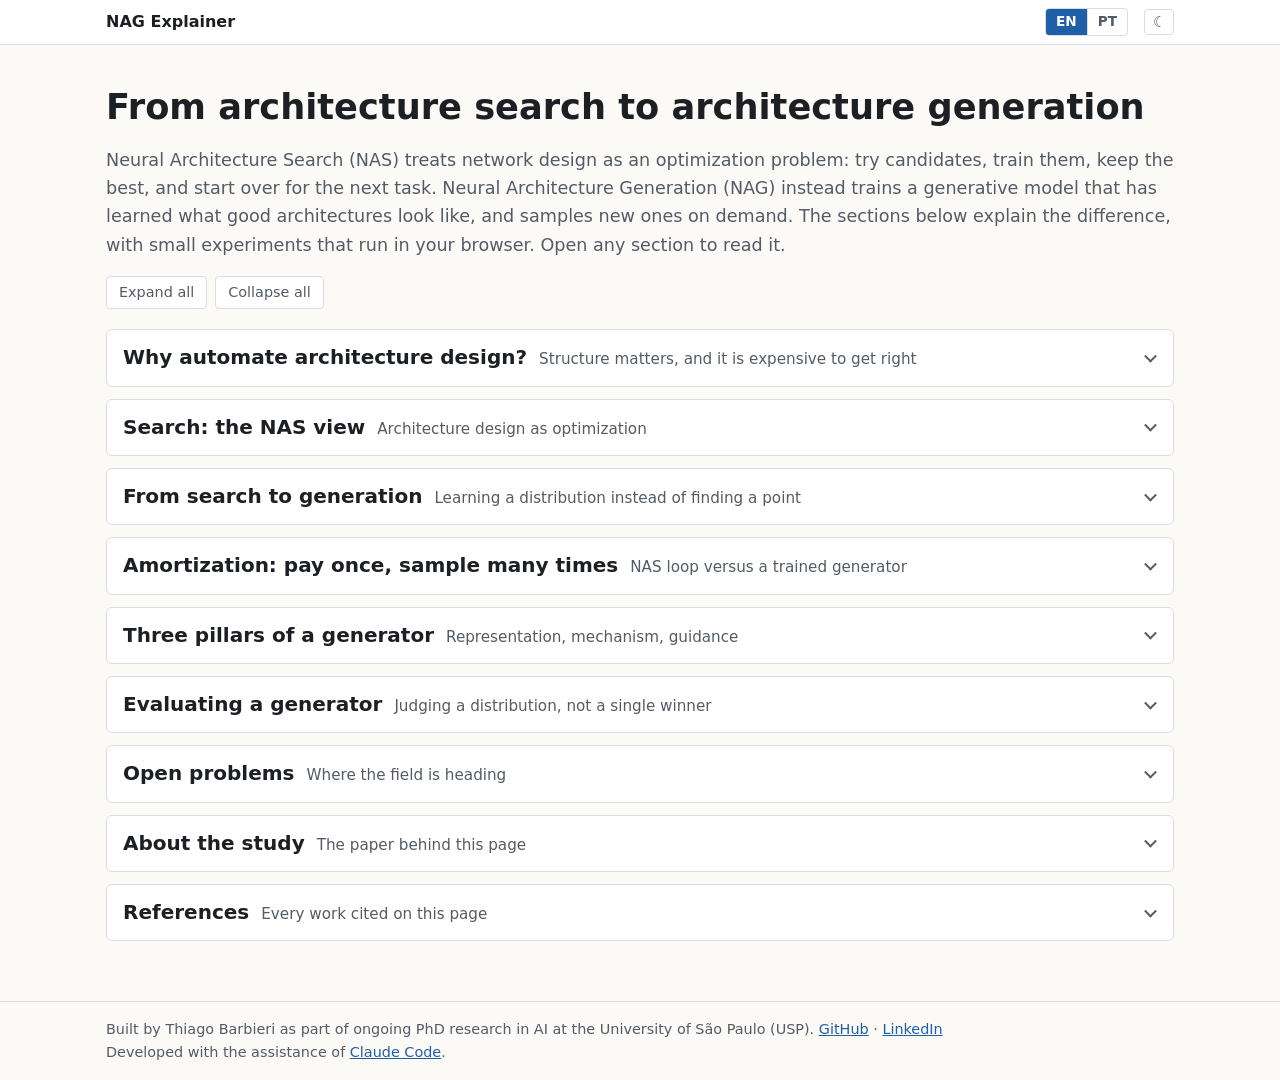
<file: index.html>
<!doctype html>
<html lang="en">
<head>
  <meta charset="utf-8">
  <meta name="viewport" content="width=device-width, initial-scale=1">
  <title>NAG Explainer</title>
  <link rel="icon" href="data:image/svg+xml,%3Csvg xmlns=%27http://www.w3.org/2000/svg%27 viewBox=%270 0 32 32%27%3E%3Cg fill=%27none%27 stroke=%27%231f5fa8%27 stroke-width=%273%27%3E%3Ccircle cx=%275%27 cy=%2716%27 r=%273%27/%3E%3Ccircle cx=%2727%27 cy=%2716%27 r=%273%27/%3E%3Cpath d=%27M8 16h16M7 13Q16 0 25 13%27/%3E%3C/g%3E%3C/svg%3E">
  <meta name="description" content="Interactive, in-browser explainer of Neural Architecture Generation (NAG): designing neural networks by sampling from a learned generative model instead of searching.">
  <meta name="author" content="Thiago Barbieri">
  <meta property="og:type" content="article">
  <meta property="og:site_name" content="NAG Explainer">
  <meta property="og:locale" content="en_US">
  <meta property="og:title" content="NAG Explainer: from architecture search to architecture generation">
  <meta property="og:description" content="Live demos in the browser: why searching for one architecture per task is expensive, and how generative models learn a whole distribution of good architectures instead.">
  <meta property="og:url" content="https://barbieriht.github.io/nag-explainer/">
  <meta property="og:image" content="https://barbieriht.github.io/nag-explainer/assets/img/social-preview-en.png">
  <meta property="og:image:width" content="1200">
  <meta property="og:image:height" content="630">
  <meta property="og:image:alt" content="Exact distribution over the toy cell space next to a GFlowNet versus reinforcement learning chart">
  <meta name="twitter:card" content="summary_large_image">
  <link rel="alternate" hreflang="en" href="index.html">
  <link rel="alternate" hreflang="pt-BR" href="index.pt.html">
  <link rel="stylesheet" href="assets/vendor/katex/katex.min.css">
  <link rel="stylesheet" href="assets/css/theme.css">
  <link rel="stylesheet" href="assets/css/layout.css">
  <script src="assets/js/theme.js"></script>
</head>
<body>
  <a class="skip-link" href="#content">Skip to content</a>
  <header class="site-header">
    <nav class="site-nav" aria-label="Site">
      <a class="brand" href="#top">NAG Explainer</a>
      <div class="lang-switch" role="group" aria-label="Language" data-lang-switch>
        <a href="index.html" hreflang="en" lang="en" aria-current="true">EN</a>
        <a href="index.pt.html" hreflang="pt-BR" lang="pt-BR">PT</a>
      </div>
      <button type="button" class="theme-toggle" data-theme-toggle data-label-dark="Switch to dark theme" data-label-light="Switch to light theme"></button>
    </nav>
  </header>
  <main id="content">
    <div id="top"></div>
    <h1>From architecture search to architecture generation</h1>
    <p class="lede">Neural Architecture Search (NAS) treats network design as an optimization problem: try candidates, train them, keep the best, and start over for the next task. Neural Architecture Generation (NAG) instead trains a generative model that has learned what good architectures look like, and samples new ones on demand. The sections below explain the difference, with small experiments that run in your browser. Open any section to read it.</p>
    <div class="section-tools">
      <button type="button" data-sections="expand">Expand all</button>
      <button type="button" data-sections="collapse">Collapse all</button>
    </div>

    <details class="section" id="motivation">
      <summary><h2 class="section-title">Why automate architecture design?</h2><span class="section-sub">Structure matters, and it is expensive to get right</span></summary>
      <div class="section-body">
        <p class="lede">Many of deep learning's landmark results came from a new architecture rather than more data or a new optimizer.</p>
        <p>Deep convolutional networks won ImageNet <a class="cite" href="#Krizhevsky2017imagenet" data-cite="Krizhevsky2017imagenet">(Krizhevsky et al., 2017)</a>, residual connections made very deep networks trainable <a class="cite" href="#he2016" data-cite="he2016">(He et al., 2016)</a>, and attention replaced recurrence in sequence models <a class="cite" href="#attentionisallyouneed2017" data-cite="attentionisallyouneed2017">(Vaswani et al., 2017)</a>. Each of these was designed by hand, by choosing layer types, their order, how they connect, and many hyperparameters.</p>
        <p>The design space these choices define is enormous and highly structured, and exploring it by trial and error is slow <a class="cite" href="#pmlr-v28-bergstra13" data-cite="pmlr-v28-bergstra13">(Bergstra et al., 2013)</a>. As models grew, manual design became a bottleneck for scale, reproducibility and reuse across tasks. The natural next step was to let an algorithm do the exploring.</p>
        <p>That algorithm has taken two broad forms. The first, <a href="#nas">search</a>, looks for the single best architecture for one task. The second, <a href="#search-to-generation">generation</a>, learns a model of good architectures that can be reused.</p>
      </div>
    </details>

    <details class="section" id="nas">
      <summary><h2 class="section-title">Search: the NAS view</h2><span class="section-sub">Architecture design as optimization</span></summary>
      <div class="section-body">
        <p class="lede">Neural Architecture Search frames design as a discrete optimization problem over a space of candidates that a human defined in advance <a class="cite" href="#elskensurvey2019" data-cite="elskensurvey2019">(Elsken et al., 2019)</a>.</p>

        <h3>Three ingredients</h3>
        <ul>
          <li>A <strong>search space</strong>: which architectures are allowed. To keep it manageable, many methods search only for a small repeated motif, a <em>cell</em>, and stack copies of it into a full network <a class="cite" href="#zoph2018learningtransferablearchitecturesscalable" data-cite="zoph2018learningtransferablearchitecturesscalable">(Zoph et al., 2018)</a>.</li>
          <li>A <strong>search strategy</strong>: how to pick the next candidate. Reinforcement learning <a class="cite" href="#zoph2017neuralarchitecturesearchreinforcement" data-cite="zoph2017neuralarchitecturesearchreinforcement">(Zoph &amp; Le, 2017)</a>, evolution <a class="cite" href="#real2019" data-cite="real2019">(Real et al., 2019)</a>, Bayesian optimization <a class="cite" href="#white2020bananasbayesianoptimizationneural" data-cite="white2020bananasbayesianoptimizationneural">(White et al., 2020)</a> and gradient-based relaxations <a class="cite" href="#liu2019dartsdifferentiablearchitecturesearch" data-cite="liu2019dartsdifferentiablearchitecturesearch">(Liu et al., 2019)</a> have all been used.</li>
          <li>A <strong>performance estimate</strong>: how good a candidate is, usually its validation accuracy after training, or a cheaper proxy for it.</li>
        </ul>
        <p>Written out, NAS solves a bi-level problem. The outer level looks for the architecture \(A\) in the search space \(\mathcal{S}\) with the highest reward \(R\). The inner level trains the weights \(w\) of each candidate:</p>
        \[ A^* = \arg\max_{A \in \mathcal{S}} R\big(A, w^*(A)\big), \qquad w^*(A) = \arg\min_{w} \mathcal{L}_{\text{train}}(w, A). \]
        <p>Every evaluation of \(R\) hides a full training run, which is why early NAS cost thousands of GPU-days <a class="cite" href="#real2017largescaleev" data-cite="real2017largescaleev">(Real et al., 2017)</a>. Weight sharing <a class="cite" href="#pmlr-v80-pham18a" data-cite="pmlr-v80-pham18a">(Pham et al., 2018)</a>, low-fidelity training <a class="cite" href="#li2018hyperbandnovelbanditbasedapproach" data-cite="li2018hyperbandnovelbanditbasedapproach">(Li et al., 2018)</a> and learning-curve extrapolation <a class="cite" href="#domhan2015sahodnn" data-cite="domhan2015sahodnn">(Domhan et al., 2015)</a> made each evaluation cheaper, but evaluation still plays the same role: an external score that decides which candidates survive.</p>

        <section class="demo" id="space-demo" aria-labelledby="space-demo-title">
          <h4 id="space-demo-title">Try it: the toy search space used on this page</h4>
          <p>Every demo on this page uses the same small cell, in the style of NAS-Bench-201 <a class="cite" href="#dong2020nasbench201extendingscopereproducible" data-cite="dong2020nasbench201extendingscopereproducible">(Dong &amp; Yang, 2020)</a>. It has four nodes, and each of its six edges carries one of five operations: none, skip connection, 1×1 convolution, 3×3 convolution or average pooling. That makes 5<sup>6</sup> = 15,625 cells, few enough for the browser to score every one of them. That is how the demos can show exact answers.</p>
          <div class="demo-panels even">
            <figure>
              <div data-role="cell"></div>
              <figcaption>The cell, left to right from input to output. Each edge is labeled with its operation. A dashed line means "none", and a cell with no complete path from input to output is degenerate.</figcaption>
            </figure>
            <div class="chart-block">
              <div data-role="histogram"></div>
              <p class="chart-caption">Accuracy of all 15,625 cells on the selected task. The marker shows the cell on the left.</p>
            </div>
          </div>
          <div class="controls">
            <label class="control"><span class="label">Task</span>
              <select data-role="task">
                <option value="easy">Easy task</option>
                <option value="medium" selected>Medium task</option>
                <option value="hard">Hard task</option>
              </select>
            </label>
            <div class="button-row">
              <button type="button" class="primary" data-role="random">Random cell</button>
              <button type="button" data-role="best">Best cell</button>
            </div>
          </div>
          <p class="demo-readout" data-role="readout" aria-live="polite"></p>
          <p class="note">The accuracies are a hand-designed synthetic function, <strong>not NAS-Bench-201 data</strong>. It rewards convolutions, depth with a parallel skip connection, and extra capacity on harder tasks, and it adds a small deterministic "noise". This page uses it to illustrate ideas, not to rank methods.</p>
        </section>

        <h3>The limits of search</h3>
        <p>As the field matured, the costs of this framing became clearer <a class="cite" href="#white2023neuralarchitecturesearchinsights" data-cite="white2023neuralarchitecturesearchinsights">(White et al., 2023)</a>:</p>
        <ul>
          <li><strong>The search space decides what can be found.</strong> A space designed by humans biases discovery toward variations of known designs. Inside well-designed spaces, random search is a surprisingly strong baseline <a class="cite" href="#litalwalkar2020randomsearch" data-cite="litalwalkar2020randomsearch">(Li &amp; Talwalkar, 2020)</a> <a class="cite" href="#yu2019evaluatingsearchphaseneural" data-cite="yu2019evaluatingsearchphaseneural">(Yu et al., 2019)</a>, a sign that much of the result comes from the space rather than the strategy.</li>
          <li><strong>Every new task starts from scratch.</strong> A search produces one architecture for one dataset and one budget. The knowledge gathered along the way is thrown away.</li>
          <li><strong>Evaluation stays outside.</strong> The score filters candidates but never becomes part of a reusable model of what makes architectures good.</li>
        </ul>
        <p>These limits have led some authors to ask whether NAS is full automation or optimization inside human-imposed boundaries <a class="cite" href="#BAYMURZINA202282" data-cite="BAYMURZINA202282">(Baymurzina et al., 2022)</a>.</p>
      </div>
    </details>

    <details class="section" id="search-to-generation">
      <summary><h2 class="section-title">From search to generation</h2><span class="section-sub">Learning a distribution instead of finding a point</span></summary>
      <div class="section-body">
        <p class="lede">Neural Architecture Generation treats architectures as samples from a learned probability distribution \(p_\theta(A)\), and trains a generative model to put most of its probability on good designs.</p>
        <p>Instead of an \(\arg\max\), the target becomes a distribution that favors high reward. A convenient choice weighs every architecture exponentially by its reward <a class="cite" href="#soin_generative_2025" data-cite="soin_generative_2025">(Soin et al., 2025)</a>:</p>
        \[ p^*(A) \propto \exp\big(\beta\, R(A)\big). \]
        <p>The temperature parameter \(\beta \ge 0\) controls how picky the distribution is. With \(\beta = 0\) every architecture is equally likely. As \(\beta \to \infty\), all the mass collapses onto the single best architecture, and sampling from \(p^*\) gives back exactly the NAS answer \(A^*\). In this sense, NAS is the zero-temperature limit of NAG.</p>
        <p>A generator is then trained to approximate this target, \(\min_\theta D\big(p_\theta \,\|\, p^*\big)\) for some divergence \(D\). Once trained, it can be <em>conditioned</em> on a description of the dataset \(D\) or on constraints \(C\) such as a latency budget, and draw architectures from \(p_\theta(A \mid D, C)\) <a class="cite" href="#lee2021rapidneuralarchitecturesearch" data-cite="lee2021rapidneuralarchitecturesearch">(Lee et al., 2021)</a> <a class="cite" href="#lomurno_pomonag_2024" data-cite="lomurno_pomonag_2024">(Lomurno et al., 2024)</a>.</p>

        <section class="demo" id="beta-demo" aria-labelledby="beta-demo-title">
          <h4 id="beta-demo-title">Try it: slide the temperature from "anything goes" to "only the best"</h4>
          <p>This demo computes the exact \(p^*(A)\) over all 15,625 cells as you move the slider.</p>
          <div class="demo-panels">
            <div class="chart-block">
              <div data-role="chart"></div>
              <p class="chart-caption">Probability mass of \(p^*\) in each accuracy bin (0.5-point bins). The dashed marker is the best cell, \(A^*\).</p>
            </div>
            <figure>
              <div data-role="cell"></div>
              <figcaption data-role="cell-caption"></figcaption>
            </figure>
          </div>
          <div class="controls">
            <label class="control grow"><span class="label">Temperature β = <span data-role="beta-value"></span></span>
              <input type="range" data-role="beta" min="0" max="100" value="30" step="1">
            </label>
            <label class="control"><span class="label">Task</span>
              <select data-role="task">
                <option value="easy">Easy task</option>
                <option value="medium" selected>Medium task</option>
                <option value="hard">Hard task</option>
              </select>
            </label>
            <div class="button-row">
              <button type="button" data-role="sample">Draw a sample</button>
            </div>
          </div>
          <table class="metrics">
            <caption>Summary of \(p^*\) at this temperature</caption>
            <tbody>
              <tr><th scope="row">Expected accuracy</th><td data-fill="expected"></td></tr>
              <tr><th scope="row">Probability of drawing the best cell</th><td data-fill="p-best"></td></tr>
              <tr><th scope="row">Effective number of architectures (exp of the entropy)</th><td data-fill="effective"></td></tr>
            </tbody>
          </table>
        </section>

        <h3>What to look for</h3>
        <ul>
          <li>At β = 0 the histogram simply shows how accuracies are spread over the space: most cells are mediocre.</li>
          <li>As β grows, mass moves to the right and the effective number of architectures falls from thousands to a handful. It is still a distribution, though, so several different good cells keep a share.</li>
          <li>At the far right the distribution is essentially a point mass on \(A^*\). That is NAS.</li>
        </ul>
        <p>Keeping a distribution rather than a point is not only more general. It makes diversity, uncertainty and trade-offs visible and controllable, and it is what allows the learned model to be reused, as the <a href="#amortization">next section</a> shows.</p>
      </div>
    </details>

    <details class="section" id="amortization">
      <summary><h2 class="section-title">Amortization: pay once, sample many times</h2><span class="section-sub">NAS loop versus a trained generator</span></summary>
      <div class="section-body">
        <p class="lede">A search pays its full cost on every new task. A generator pays a large cost once, during training, and afterwards produces architectures for new tasks by inference alone.</p>
        <p>This is <em>amortized inference</em>. The expensive exploration of architecture–performance pairs is done once, across many training tasks, and stored in the weights of a shared model \(p_\theta(A \mid D)\). Given the descriptor of a new dataset, the model proposes architectures in a forward pass <a class="cite" href="#lee2021rapidneuralarchitecturesearch" data-cite="lee2021rapidneuralarchitecturesearch">(Lee et al., 2021)</a> <a class="cite" href="#navigator-d3_hemmi2024" data-cite="navigator-d3_hemmi2024">(Hemmi et al., 2024)</a>. The same idea underlies "train once, specialize many times" approaches to deployment <a class="cite" href="#cai2019once" data-cite="cai2019once">(Cai et al., 2020)</a>.</p>

        <section class="demo wide" id="amortization-demo" aria-labelledby="am-demo-title">
          <h4 id="am-demo-title">Try it: a new task, searched versus generated</h4>
          <p>The toy tasks are described by two numbers, <em>difficulty</em> and <em>input resolution</em>, and the best architecture changes with them. When this section opens, a small conditional generator is trained on 16 training tasks, using the evaluations of one 300-step evolutionary search per task, weighted as in \(p^* \propto \exp(\beta R)\). Then pick any new task and compare.</p>
          <div class="controls">
            <label class="control"><span class="label">New task: difficulty = <span data-role="d1-value"></span></span>
              <input type="range" data-role="d1" min="0" max="100" value="30" step="1">
            </label>
            <label class="control"><span class="label">New task: resolution = <span data-role="d2-value"></span></span>
              <input type="range" data-role="d2" min="0" max="100" value="70" step="1">
            </label>
            <div class="button-row">
              <button type="button" class="primary" data-role="run-nas">Run NAS (300 evaluations)</button>
              <button type="button" data-role="run-nag" disabled>Sample 10 from the generator</button>
            </div>
          </div>
          <p class="demo-status" data-role="status" aria-live="polite">The generator trains when this section opens.</p>
          <div class="demo-panels even">
            <div class="chart-block">
              <div data-role="progress-chart"></div>
              <ul class="chart-legend">
                <li class="series-a">NAS: best accuracy found so far</li>
                <li class="series-b dashed">NAG: best of 10 samples</li>
                <li class="series-muted dashed">Best cell (known here by enumeration)</li>
              </ul>
            </div>
            <div class="chart-block">
              <div data-role="cost-chart"></div>
              <ul class="chart-legend">
                <li class="series-a">NAS: 300 evaluations per task</li>
                <li class="series-b">NAG: 4,800 to train once, then 10 per task</li>
              </ul>
            </div>
          </div>
          <div class="cell-pair">
            <figure>
              <div data-role="nas-cell"></div>
              <figcaption data-role="nas-caption">Best cell found by NAS.</figcaption>
            </figure>
            <figure>
              <div data-role="nag-cell"></div>
              <figcaption data-role="nag-caption">Best of the generator's samples.</figcaption>
            </figure>
          </div>
          <p class="demo-readout" data-role="readout" aria-live="polite"></p>
        </section>

        <h3>What to look for</h3>
        <ul>
          <li>After 300 evaluations, the search usually finds the very best cell. The generator's samples come close, typically within a point of accuracy, without any search. Only its 10 samples are evaluated, to pick the best of them.</li>
          <li>The cost chart is the honest part. Training the generator took 4,800 evaluations, so it only pays off after about 17 new tasks. Amortization helps when design problems repeat, not when there is only one.</li>
          <li>Try tasks far from the training grid (difficulty or resolution near 0 or 1). A generator can only interpolate what its training tasks covered.</li>
        </ul>
      </div>
    </details>

    <details class="section" id="pillars">
      <summary><h2 class="section-title">Three pillars of a generator</h2><span class="section-sub">Representation, mechanism, guidance</span></summary>
      <div class="section-body">
        <p class="lede">A NAG method can be read along three interdependent axes: how architectures are <strong>represented</strong>, which <strong>mechanism</strong> produces them, and what <strong>guides</strong> the generator toward good ones.</p>

        <h3>Representation</h3>
        <p>Architectures are graphs, usually directed acyclic graphs of operations. A generator needs a space in which to model them. The options include:</p>
        <ul>
          <li><strong>Discrete encodings</strong>, such as adjacency matrices with operation labels. They are exact, but hard to interpolate.</li>
          <li><strong>Continuous latent embeddings</strong> learned by graph autoencoders <a class="cite" href="#dvae_zhang_2019" data-cite="dvae_zhang_2019">(Zhang et al., 2019)</a> <a class="cite" href="#li2020neuralarchitectureoptimizationgraph" data-cite="li2020neuralarchitectureoptimizationgraph">(Li et al., 2020)</a> <a class="cite" href="#xiang_efficient_2023" data-cite="xiang_efficient_2023">(Xiang, 2023)</a>. They are smooth and support gradients, but decoding a latent point may give an invalid or duplicate graph.</li>
          <li><strong>Learned discrete tokens</strong>, such as vector-quantized codes that a language model can generate as a sequence <a class="cite" href="#poddenige_arch-llm_2025" data-cite="poddenige_arch-llm_2025">(Poddenige et al., 2025)</a>.</li>
          <li><strong>Probabilistic structure</strong>: distributions over the components themselves, such as the probability of each operation on each edge <a class="cite" href="#muravev_neural_2021" data-cite="muravev_neural_2021">(Muravev et al., 2021)</a>. The generator in the <a href="#amortization">amortization demo</a> is of this kind.</li>
        </ul>
        <p>Unlike a search space, which only lists what is allowed, a representation space models how architectures relate to each other. Whether such representations help even without supervision is a question of its own <a class="cite" href="#yan2020doesunsupervisedarchitecturerepresentation" data-cite="yan2020doesunsupervisedarchitecturerepresentation">(Yan et al., 2020)</a>.</p>

        <h3>Mechanism</h3>
        <p>Almost every family of generative models has been applied to architectures. The four mini-demos below illustrate the main ideas on the toy space. Each is <strong>an illustration of the principle, not a reimplementation of the cited methods</strong>.</p>

        <div class="mechanisms">
          <section class="demo mechanism" id="latent-demo" aria-labelledby="latent-title">
            <h4 id="latent-title">Latent optimization: encode, climb, decode</h4>
            <p>Methods such as NAO <a class="cite" href="#luo_neural_2019" data-cite="luo_neural_2019">(Luo et al., 2019)</a> embed architectures in a continuous space, train a predictor of accuracy on it, climb the predictor's gradient, and decode the result. Here, the 2-D map's horizontal axis was fitted to predict accuracy and its vertical axis to predict size, from 120 evaluated cells. Each pixel is colored by the true accuracy of the cell it decodes to.</p>
            <div class="latent-layout">
              <figure>
                <canvas data-role="map" role="img" aria-label="Latent map colored by the true accuracy of the decoded cell; gray means the decoded cell is degenerate" aria-describedby="latent-map-desc"></canvas>
                <figcaption id="latent-map-desc">Click to choose a starting point. Horizontal axis: predicted accuracy. Vertical axis: size (larger cells toward the top). Light = low true accuracy, dark = high. Gray pixels decode to a degenerate cell. The ring marks the true best cell.</figcaption>
                <div class="axis-label" aria-hidden="true"><span data-fill="latent-low"></span><span data-fill="latent-high"></span></div>
                <div class="legend-bar seq" aria-hidden="true"></div>
              </figure>
              <figure>
                <div data-role="cell"></div>
                <figcaption data-role="cell-caption"></figcaption>
              </figure>
            </div>
            <div class="controls">
              <div class="button-row">
                <button type="button" class="primary" data-role="climb">Climb the predictor</button>
                <button type="button" data-role="reset">Reset</button>
              </div>
            </div>
            <p class="demo-readout" data-role="readout" aria-live="polite"></p>
            <p class="note">What to look for: many pixels decode to the same cell, and whole regions decode to degenerate cells. That is the mismatch between a continuous space and discrete graphs. The climb also stops where the smooth predictor peaks, which is not where the true best cell is.</p>
          </section>

          <section class="demo mechanism" id="diffusion-demo" aria-labelledby="diffusion-title">
            <h4 id="diffusion-title">Diffusion: denoise a random cell into a good one</h4>
            <p>Diffusion models learn to reverse a gradual noising process <a class="cite" href="#ho2020denoisingdiffusionprobabilisticmodels" data-cite="ho2020denoisingdiffusionprobabilisticmodels">(Ho et al., 2020)</a>. Applied to architecture graphs, a predictor can steer the denoising toward high accuracy <a class="cite" href="#an_diffusionnag_2024" data-cite="an_diffusionnag_2024">(An et al., 2024)</a>. Here, the training data is an archive of 300 good cells, noise replaces an edge's operation at random, and a linear predictor fitted on the archive provides the guidance.</p>
            <div class="demo-panels even">
              <figure>
                <div data-role="cell"></div>
                <figcaption data-role="step-caption">Press "Denoise one" to watch a cell form over 12 steps.</figcaption>
              </figure>
              <div class="chart-block">
                <div data-role="chart"></div>
                <p class="chart-caption">Gray bars: accuracy of the 300 archive cells. After "Generate 300", orange bars: the generated cells. The markers show the archive's best cell and the true best cell.</p>
              </div>
            </div>
            <div class="controls">
              <label class="control"><span class="label">Denoiser</span>
                <select data-role="denoiser">
                  <option value="exact" selected>Exact posterior over the archive</option>
                  <option value="edge">Per edge (limited capacity)</option>
                </select>
              </label>
              <label class="control"><span class="label">Guidance strength = <span data-role="g-value"></span></span>
                <input type="range" data-role="guidance" min="0" max="20" value="0" step="1">
              </label>
              <div class="button-row">
                <button type="button" class="primary" data-role="one">Denoise one</button>
                <button type="button" data-role="batch">Generate 300</button>
              </div>
            </div>
            <table class="metrics">
              <caption>Generated batch (see <a href="#evaluation">evaluating a generator</a>)</caption>
              <tbody>
                <tr><th scope="row">Mean accuracy / best</th><td data-fill="diff-acc">–</td></tr>
                <tr><th scope="row">Validity</th><td data-fill="diff-valid">–</td></tr>
                <tr><th scope="row">Uniqueness</th><td data-fill="diff-unique">–</td></tr>
                <tr><th scope="row">Novelty (not in the archive)</th><td data-fill="diff-novel">–</td></tr>
              </tbody>
            </table>
            <p class="note">What to look for: the exact denoiser is the best possible fit to its training data, yet it can only reproduce archive cells (novelty 0) <a class="cite" href="#carlini2023extractingtrainingdatadiffusion" data-cite="carlini2023extractingtrainingdatadiffusion">(Carlini et al., 2023)</a>. The per-edge denoiser recombines edges into new cells, and with guidance it can reach cells better than anything in the archive. Stronger guidance raises accuracy and lowers uniqueness.</p>
          </section>

          <section class="demo mechanism" id="flow-demo" aria-labelledby="flow-title">
            <h4 id="flow-title">GFlowNets: sample in proportion to reward</h4>
            <p>A Generative Flow Network builds an object step by step and is trained so that complete objects are sampled with probability proportional to their reward <a class="cite" href="#bengio2026gflownetfoundations" data-cite="bengio2026gflownetfoundations">(Bengio et al., 2026)</a>, which has been applied to architecture generation <a class="cite" href="#soin_generative_2025" data-cite="soin_generative_2025">(Soin et al., 2025)</a>. Here, the same policy builds a cell one edge at a time, trained with two objectives: reinforcement learning, which maximizes expected reward, and a GFlowNet objective (trajectory balance) with reward \(R = \exp(\beta\,\text{accuracy})\).</p>
            <div class="chart-block">
              <div data-role="chart"></div>
              <ul class="chart-legend">
                <li class="series-muted dashed">Target: proportional to reward</li>
                <li class="series-a">GFlowNet</li>
                <li class="series-b">Reinforcement learning</li>
              </ul>
            </div>
            <div class="controls">
              <div class="button-row">
                <button type="button" class="primary" data-role="train" aria-pressed="false">Train both</button>
                <button type="button" data-role="reset">Reset</button>
              </div>
            </div>
            <p class="demo-status" data-role="status" aria-live="polite">Press "Train both". Training runs 200,000 construction episodes per policy.</p>
            <table class="metrics">
              <caption>After training</caption>
              <thead><tr><th scope="col"></th><th scope="col">GFlowNet</th><th scope="col">Reinforcement learning</th></tr></thead>
              <tbody>
                <tr><th scope="row">Expected accuracy</th><td data-fill="gfn-acc">–</td><td data-fill="rl-acc">–</td></tr>
                <tr><th scope="row">Effective number of architectures</th><td data-fill="gfn-eff">–</td><td data-fill="rl-eff">–</td></tr>
                <tr><th scope="row">Distinct top-1% cells in 1,000 samples</th><td data-fill="gfn-top">–</td><td data-fill="rl-top">–</td></tr>
              </tbody>
            </table>
            <p class="note">What to look for: reinforcement learning converges on a single cell, a point estimate, just like search. The GFlowNet keeps probability on many good cells, roughly in proportion to their reward, so its samples stay diverse.</p>
          </section>

          <section class="demo mechanism" id="pareto-demo" aria-labelledby="pareto-title">
            <h4 id="pareto-title">Budget-conditioned generation: one model, every budget</h4>
            <p>Deployment adds constraints such as size, latency or energy. Instead of one search per budget, Pareto-aware generators learn \(p_\theta(A \mid \lambda)\) for a whole range of budgets \(\lambda\) <a class="cite" href="#guo_pareto-aware_2023" data-cite="guo_pareto-aware_2023">(Guo et al., 2022)</a> <a class="cite" href="#lomurno_pomonag_2024" data-cite="lomurno_pomonag_2024">(Lomurno et al., 2024)</a>. Here, a generator was trained on ten budgets. Move the slider to ask for any budget, including ones it never saw.</p>
            <figure>
              <canvas data-role="plot" role="img" aria-label="Accuracy versus parameter count for every valid cell, with the Pareto front and the current samples" aria-describedby="pareto-desc"></canvas>
              <figcaption id="pareto-desc">Every valid cell (gray), the exact Pareto front (line), the budget (dashed) and 50 samples from the generator (blue if within budget, orange if over).</figcaption>
            </figure>
            <div class="controls">
              <label class="control grow"><span class="label">Budget: <span data-role="budget-value"></span> M parameters</span>
                <input type="range" data-role="budget" min="20" max="155" value="60" step="1">
              </label>
            </div>
            <p class="demo-readout" data-role="readout" aria-live="polite"></p>
            <p class="note">What to look for: the samples follow the budget as it moves, with no retraining and no search. Not every sample fits, because this small generator picks each edge independently, but a cell's size is free to compute, so over-budget samples are simply discarded before any training.</p>
          </section>
        </div>

        <p>Other generator families include adversarial generators <a class="cite" href="#rezaei_2021_generative" data-cite="rezaei_2021_generative">(Rezaei et al., 2021)</a>, graph networks that emit a whole architecture in one step <a class="cite" href="#agiollo_gnn2gnn_2022" data-cite="agiollo_gnn2gnn_2022">(Agiollo &amp; Omicini, 2022)</a> <a class="cite" href="#liang_automating_2022" data-cite="liang_automating_2022">(Liang &amp; Sun, 2022)</a>, diffusion variants with evolutionary <a class="cite" href="#zhou_evolution_2025" data-cite="zhou_evolution_2025">(Zhou et al., 2025)</a> or progressive <a class="cite" href="#zhang_progressive_2025" data-cite="zhang_progressive_2025">(Zhang &amp; Zhuang, 2025)</a> sampling, and language models fine-tuned on architecture codes <a class="cite" href="#poddenige_arch-llm_2025" data-cite="poddenige_arch-llm_2025">(Poddenige et al., 2025)</a>.</p>

        <h3>Guidance</h3>
        <p>What pulls a generator toward good architectures? The studies fall into two groups:</p>
        <ul>
          <li><strong>Predictor-guided</strong>: a surrogate model estimates accuracy and provides gradients or scores that steer generation, as in the latent and diffusion demos above. DiffusionNAG is one example <a class="cite" href="#an_diffusionnag_2024" data-cite="an_diffusionnag_2024">(An et al., 2024)</a>.</li>
          <li><strong>Predictor-free</strong>: guidance comes from conditioning built into training, structural priors, or true evaluations turned into rewards, as in the GFlowNet demo. Examples include classifier-free guidance in graph diffusion <a class="cite" href="#asthana_multi-conditioned_2024" data-cite="asthana_multi-conditioned_2024">(Asthana et al., 2024)</a> and GFlowNet-based generation <a class="cite" href="#soin_generative_2025" data-cite="soin_generative_2025">(Soin et al., 2025)</a>.</li>
        </ul>
        <p>Either way, the defining move from NAS to NAG is that the performance signal is <em>internalized</em> into the generator's parameters instead of acting as an external filter after the fact.</p>
        <p class="note">Some systems proposed and critiqued by large language models <a class="cite" href="#rahman2024lemonademultiparameterneuralarchitecture" data-cite="rahman2024lemonademultiparameterneuralarchitecture">(Rahman &amp; Chakraborty, 2024)</a> <a class="cite" href="#yang_nader_2025" data-cite="yang_nader_2025">(Yang et al., 2025)</a> escape fixed search spaces, but still rely on iterative evaluate-and-refine loops, so they behave more like search than like a learned generative model.</p>
      </div>
    </details>

    <details class="section" id="evaluation">
      <summary><h2 class="section-title">Evaluating a generator</h2><span class="section-sub">Judging a distribution, not a single winner</span></summary>
      <div class="section-body">
        <p class="lede">NAS results are usually summarized by the best architecture found and its cost. A generator produces a distribution, and a single number cannot describe a distribution.</p>
        <h3>Metrics borrowed from generative modeling</h3>
        <ul>
          <li><strong>Validity, uniqueness, novelty.</strong> Are samples well-formed graphs? Are they different from each other? Are they different from the training data <a class="cite" href="#dvae_zhang_2019" data-cite="dvae_zhang_2019">(Zhang et al., 2019)</a> <a class="cite" href="#poddenige_arch-llm_2025" data-cite="poddenige_arch-llm_2025">(Poddenige et al., 2025)</a>? The <a href="#diffusion-demo">diffusion demo</a> reports all three, and shows how a model can have perfect validity and zero novelty.</li>
          <li><strong>Fidelity and diversity.</strong> Precision and recall separate "samples look like real good architectures" from "samples cover all of them" <a class="cite" href="#sajjadi2018assessinggenerativemodelsprecision" data-cite="sajjadi2018assessinggenerativemodelsprecision">(Sajjadi et al., 2018)</a> <a class="cite" href="#kynkaanniemi2019improvedprecisionrecallmetric" data-cite="kynkaanniemi2019improvedprecisionrecallmetric">(Kynkäänniemi et al., 2019)</a>. Density and coverage are more robust to outliers <a class="cite" href="#reliablefidelitydiversitymetrics_2020" data-cite="reliablefidelitydiversitymetrics_2020">(Naeem et al., 2020)</a>.</li>
          <li><strong>Divergences.</strong> The forward KL penalizes a generator that misses good regions. The reverse KL penalizes one that puts mass on bad regions. They are complementary, and ranking models with only one metric can mislead <a class="cite" href="#theis2016noteevaluationgenerativemodels" data-cite="theis2016noteevaluationgenerativemodels">(Theis et al., 2016)</a> <a class="cite" href="#betzalel2022studyevaluationgenerativemodels" data-cite="betzalel2022studyevaluationgenerativemodels">(Betzalel et al., 2022)</a>.</li>
          <li><strong>Reward alignment and query efficiency.</strong> How well sampling frequencies track true performance <a class="cite" href="#soin_generative_2025" data-cite="soin_generative_2025">(Soin et al., 2025)</a>, and how many expensive evaluations training needed <a class="cite" href="#lukasiv2022learningwheretolook" data-cite="lukasiv2022learningwheretolook">(Lukasik et al., 2022)</a>.</li>
        </ul>
        <h3>The benchmark paradox</h3>
        <p>Tabular benchmarks such as NAS-Bench-101 <a class="cite" href="#ying2019nasbench101reproducibleneuralarchitecture" data-cite="ying2019nasbench101reproducibleneuralarchitecture">(Ying et al., 2019)</a> and NAS-Bench-201 <a class="cite" href="#dong2020nasbench201extendingscopereproducible" data-cite="dong2020nasbench201extendingscopereproducible">(Dong &amp; Yang, 2020)</a> store the trained accuracy of every architecture in a fixed space, so any method can be scored by lookup. That gives reproducibility and fair comparison, but only if the generator is confined to that fixed space, which removes the thing NAG is supposed to be good at: generating beyond it.</p>
        <p>The alternatives have their own problems. Training every generated model makes results depend on training recipes <a class="cite" href="#yang2020nasevaluationfrustratinglyhard" data-cite="yang2020nasevaluationfrustratinglyhard">(Yang et al., 2020)</a>. Scoring with a surrogate predictor imports the predictor's biases, and a predictor trained on familiar designs tends to undervalue novel ones, the same flaw found in feature-based metrics for images <a class="cite" href="#stein2023exposingflawsgenerativemodel" data-cite="stein2023exposingflawsgenerativemodel">(Stein et al., 2023)</a>.</p>
      </div>
    </details>

    <details class="section" id="open-problems">
      <summary><h2 class="section-title">Open problems</h2><span class="section-sub">Where the field is heading</span></summary>
      <div class="section-body">
        <p class="lede">NAG is young, and several challenges still limit its reliability and adoption.</p>
        <div class="problem-cards">
          <article class="problem-card">
            <h3>Validity by construction</h3>
            <p>Continuous latent spaces and stochastic denoising can produce graphs that are not valid networks, so samples often need repair or rejection. Building constraints such as acyclicity and connectivity into the generation process itself is an open direction. Discrete learned tokens are one early attempt <a class="cite" href="#poddenige_arch-llm_2025" data-cite="poddenige_arch-llm_2025">(Poddenige et al., 2025)</a>.</p>
          </article>
          <article class="problem-card">
            <h3>Beyond closed search spaces</h3>
            <p>Most generators still operate over the fixed operation sets of benchmark spaces, so gains may reflect better interpolation within a table rather than new design principles. Evaluation protocols built for generative models, measuring diversity, transfer and controllability, are still missing.</p>
          </article>
          <article class="problem-card">
            <h3>Trustworthy guidance</h3>
            <p>Architecture–performance landscapes are large and rugged, and a single surrogate predictor rarely generalizes across them, so generators can end up optimizing the predictor's errors. Progressive guidance from ensembles of weaker predictors is one response <a class="cite" href="#zhang_progressive_2025" data-cite="zhang_progressive_2025">(Zhang &amp; Zhuang, 2025)</a>.</p>
          </article>
          <article class="problem-card">
            <h3>Any budget, instantly</h3>
            <p>Ideally, one generator would map any hardware budget to a near-optimal architecture and share structure across budgets, as in the <a href="#pareto-demo">budget demo</a>, instead of treating each budget as a separate problem <a class="cite" href="#guo_pareto-aware_2023" data-cite="guo_pareto-aware_2023">(Guo et al., 2022)</a> <a class="cite" href="#lomurno_pomonag_2024" data-cite="lomurno_pomonag_2024">(Lomurno et al., 2024)</a>.</p>
          </article>
          <article class="problem-card">
            <h3>Zero-shot architectural priors</h3>
            <p>Most generators need thousands of evaluated architectures before they are useful. Priors extracted from existing benchmarks <a class="cite" href="#xie_prior_2025" data-cite="xie_prior_2025">(Xie et al., 2025)</a> and training-light evolutionary dynamics <a class="cite" href="#zhou_evolution_2025" data-cite="zhou_evolution_2025">(Zhou et al., 2025)</a> reduce this cold start. The long-term goal is a foundation distribution over architectures that works across tasks.</p>
          </article>
          <article class="problem-card">
            <h3>Explaining generated designs</h3>
            <p>Generated architectures rarely come with a reason. Agent-style critique loops that justify each design choice <a class="cite" href="#yang_nader_2025" data-cite="yang_nader_2025">(Yang et al., 2025)</a> hint at generators whose decisions can be inspected, which matters for trust and for learning something from what they produce.</p>
          </article>
        </div>
      </div>
    </details>

    <details class="section" id="about">
      <summary><h2 class="section-title">About the study</h2><span class="section-sub">The paper behind this page</span></summary>
      <div class="section-body">
        <p>This page is based on <strong>From Search to Synthesis: A Systematic Mapping Study of Neural Architecture Generation</strong>, by Thiago C. S. Barbieri, Edesio Alcobaça and André C. P. L. F. de Carvalho (Institute of Mathematical and Computer Sciences, University of São Paulo). The manuscript is currently <strong>under review</strong>, and a link will be added here once it is published.</p>
        <p>The page draws on the study's framing and bibliography. The demos and all their numbers were made for this page.</p>
      </div>
    </details>

    <details class="section" id="references">
      <summary><h2 class="section-title">References</h2><span class="section-sub">Every work cited on this page</span></summary>
      <div class="section-body">
        <!-- references:start (generated by scripts/build-page.js; do not edit) -->
        <ol class="bibliography">
          <li id="agiollo_gnn2gnn_2022">
            Agiollo, A., Omicini, A. (2022). GNN2GNN: Graph neural networks to generate neural networks. <em>Proceedings of the Thirty-Eighth Conference on Uncertainty in Artificial Intelligence</em> 180, 32–42. <a href="https://proceedings.mlr.press/v180/agiollo22a.html">link</a>
            <span class="cited-on">Cited in: <a href="#pillars">Three pillars of a generator</a></span>
          </li>
          <li id="an_diffusionnag_2024">
            An, S., Lee, H., Jo, J., Lee, S., Hwang, S. J. (2024). DiffusionNAG: Predictor-guided Neural Architecture Generation with Diffusion Models. <em>arXiv preprint</em>. <a href="https://doi.org/10.48550/arXiv.2305.16943">doi:10.48550/arXiv.2305.16943</a>
            <span class="cited-on">Cited in: <a href="#pillars">Three pillars of a generator</a></span>
          </li>
          <li id="asthana_multi-conditioned_2024">
            Asthana, R., Conrad, J., Dawoud, Y., Ortmanns, M., Belagiannis, V. (2024). Multi-conditioned Graph Diffusion for Neural Architecture Search. <em>arXiv preprint</em>. <a href="https://doi.org/10.48550/arXiv.2403.06020">doi:10.48550/arXiv.2403.06020</a>
            <span class="cited-on">Cited in: <a href="#pillars">Three pillars of a generator</a></span>
          </li>
          <li id="BAYMURZINA202282">
            Baymurzina, D., Golikov, E., Burtsev, M. (2022). A review of neural architecture search. <em>Neurocomputing</em> 474, 82–93. <a href="https://doi.org/10.1016/j.neucom.2021.12.014">doi:10.1016/j.neucom.2021.12.014</a>
            <span class="cited-on">Cited in: <a href="#nas">Search: the NAS view</a></span>
          </li>
          <li id="bengio2026gflownetfoundations">
            Bengio, Y., Lahlou, S., Deleu, T., Hu, E. J., Tiwari, M., Bengio, E. (2026). GFlowNet Foundations. <em>arXiv preprint</em>. <a href="https://arxiv.org/abs/2111.09266">link</a>
            <span class="cited-on">Cited in: <a href="#pillars">Three pillars of a generator</a></span>
          </li>
          <li id="pmlr-v28-bergstra13">
            Bergstra, J., Yamins, D., Cox, D. (2013). Making a Science of Model Search: Hyperparameter Optimization in Hundreds of Dimensions for Vision Architectures. <em>Proceedings of the 30th International Conference on Machine Learning</em> 28, 115–123. <a href="https://proceedings.mlr.press/v28/bergstra13.html">link</a>
            <span class="cited-on">Cited in: <a href="#motivation">Why automate architecture design?</a></span>
          </li>
          <li id="betzalel2022studyevaluationgenerativemodels">
            Betzalel, E., Penso, C., Navon, A., Fetaya, E. (2022). A Study on the Evaluation of Generative Models. <em>arXiv preprint</em>. <a href="https://arxiv.org/abs/2206.10935">link</a>
            <span class="cited-on">Cited in: <a href="#evaluation">Evaluating a generator</a></span>
          </li>
          <li id="cai2019once">
            Cai, H., Gan, C., Wang, T., Zhang, Z., Han, S. (2020). Once-for-All: Train One Network and Specialize it for Efficient Deployment. <em>arXiv preprint</em>. <a href="https://arxiv.org/abs/1908.09791">link</a>
            <span class="cited-on">Cited in: <a href="#amortization">Amortization: pay once, sample many times</a></span>
          </li>
          <li id="carlini2023extractingtrainingdatadiffusion">
            Carlini, N., Hayes, J., Nasr, M., Jagielski, M., Sehwag, V., Tramèr, F., Balle, B., Ippolito, D., Wallace, E. (2023). Extracting Training Data from Diffusion Models. <em>arXiv preprint</em>. <a href="https://arxiv.org/abs/2301.13188">link</a>
            <span class="cited-on">Cited in: <a href="#pillars">Three pillars of a generator</a></span>
          </li>
          <li id="domhan2015sahodnn">
            Domhan, T., Springenberg, J. T., Hutter, F. (2015). Speeding up automatic hyperparameter optimization of deep neural networks by extrapolation of learning curves. <em>Proceedings of the 24th International Conference on Artificial Intelligence</em> , 3460–3468. <a href="https://dl.acm.org/doi/10.5555/2832581.2832731">link</a>
            <span class="cited-on">Cited in: <a href="#nas">Search: the NAS view</a></span>
          </li>
          <li id="dong2020nasbench201extendingscopereproducible">
            Dong, X., Yang, Y. (2020). NAS-Bench-201: Extending the Scope of Reproducible Neural Architecture Search. <em>arXiv preprint</em>. <a href="https://arxiv.org/abs/2001.00326">link</a>
            <span class="cited-on">Cited in: <a href="#nas">Search: the NAS view</a>, <a href="#evaluation">Evaluating a generator</a></span>
          </li>
          <li id="elskensurvey2019">
            Elsken, T., Metzen, J. H., Hutter, F. (2019). Neural architecture search: a survey. <em>J. Mach. Learn. Res.</em> 20(1), 1997–2017.
            <span class="cited-on">Cited in: <a href="#nas">Search: the NAS view</a></span>
          </li>
          <li id="guo_pareto-aware_2023">
            Guo, Y., Chen, Y., Zheng, Y., Chen, Q., Zhao, P., Chen, J., Huang, J., Tan, M. (2022). Pareto-aware Neural Architecture Generation for Diverse Computational Budgets. <em>arXiv preprint</em>. <a href="https://arxiv.org/abs/2210.07634">link</a>
            <span class="cited-on">Cited in: <a href="#pillars">Three pillars of a generator</a>, <a href="#open-problems">Open problems</a></span>
          </li>
          <li id="he2016">
            He, K., Zhang, X., Ren, S., Sun, J. (2016). Deep Residual Learning for Image Recognition. <em>2016 IEEE Conference on Computer Vision and Pattern Recognition (CVPR)</em> , 770–778. <a href="https://doi.org/10.1109/CVPR.2016.90">doi:10.1109/CVPR.2016.90</a>
            <span class="cited-on">Cited in: <a href="#motivation">Why automate architecture design?</a></span>
          </li>
          <li id="navigator-d3_hemmi2024">
            Hemmi, K., Tanigaki, Y., Onishi, M. (2024). NAVIGATOR-D3: Neural Architecture Search Using Variational Graph Auto-encoder Toward Optimal Architecture Design for Diverse Datasets. <em>Artificial Neural Networks and Machine Learning – ICANN 2024</em> , 292–307.
            <span class="cited-on">Cited in: <a href="#amortization">Amortization: pay once, sample many times</a></span>
          </li>
          <li id="ho2020denoisingdiffusionprobabilisticmodels">
            Ho, J., Jain, A., Abbeel, P. (2020). Denoising Diffusion Probabilistic Models. <em>arXiv preprint</em>. <a href="https://arxiv.org/abs/2006.11239">link</a>
            <span class="cited-on">Cited in: <a href="#pillars">Three pillars of a generator</a></span>
          </li>
          <li id="Krizhevsky2017imagenet">
            Krizhevsky, A., Sutskever, I., Hinton, G. E. (2017). ImageNet classification with deep convolutional neural networks. <em>Commun. ACM</em> 60(6), 84–90. <a href="https://doi.org/10.1145/3065386">doi:10.1145/3065386</a>
            <span class="cited-on">Cited in: <a href="#motivation">Why automate architecture design?</a></span>
          </li>
          <li id="kynkaanniemi2019improvedprecisionrecallmetric">
            Kynkäänniemi, T., Karras, T., Laine, S., Lehtinen, J., Aila, T. (2019). Improved Precision and Recall Metric for Assessing Generative Models. <em>arXiv preprint</em>. <a href="https://arxiv.org/abs/1904.06991">link</a>
            <span class="cited-on">Cited in: <a href="#evaluation">Evaluating a generator</a></span>
          </li>
          <li id="lee2021rapidneuralarchitecturesearch">
            Lee, H., Hyung, E., Hwang, S. J. (2021). Rapid Neural Architecture Search by Learning to Generate Graphs from Datasets. <em>arXiv preprint</em>. <a href="https://arxiv.org/abs/2107.00860">link</a>
            <span class="cited-on">Cited in: <a href="#search-to-generation">From search to generation</a>, <a href="#amortization">Amortization: pay once, sample many times</a></span>
          </li>
          <li id="li2020neuralarchitectureoptimizationgraph">
            Li, J., Liu, Y., Liu, J., Wang, W. (2020). Neural Architecture Optimization with Graph VAE. <em>arXiv preprint</em>. <a href="https://arxiv.org/abs/2006.10310">link</a>
            <span class="cited-on">Cited in: <a href="#pillars">Three pillars of a generator</a></span>
          </li>
          <li id="li2018hyperbandnovelbanditbasedapproach">
            Li, L., Jamieson, K., DeSalvo, G., Rostamizadeh, A., Talwalkar, A. (2018). Hyperband: A Novel Bandit-Based Approach to Hyperparameter Optimization. <em>arXiv preprint</em>. <a href="https://arxiv.org/abs/1603.06560">link</a>
            <span class="cited-on">Cited in: <a href="#nas">Search: the NAS view</a></span>
          </li>
          <li id="litalwalkar2020randomsearch">
            Li, L., Talwalkar, A. (2020). Random Search and Reproducibility for Neural Architecture Search. <em>Proceedings of The 35th Uncertainty in Artificial Intelligence Conference</em> 115, 367–377. <a href="https://proceedings.mlr.press/v115/li20c.html">link</a>
            <span class="cited-on">Cited in: <a href="#nas">Search: the NAS view</a></span>
          </li>
          <li id="liang_automating_2022">
            Liang, Z., Sun, Y. (2022). Automating Neural Architecture Design without Search. <em>arXiv preprint</em>. <a href="https://doi.org/10.48550/arXiv.2204.11838">doi:10.48550/arXiv.2204.11838</a>
            <span class="cited-on">Cited in: <a href="#pillars">Three pillars of a generator</a></span>
          </li>
          <li id="liu2019dartsdifferentiablearchitecturesearch">
            Liu, H., Simonyan, K., Yang, Y. (2019). DARTS: Differentiable Architecture Search. <em>arXiv preprint</em>. <a href="https://arxiv.org/abs/1806.09055">link</a>
            <span class="cited-on">Cited in: <a href="#nas">Search: the NAS view</a></span>
          </li>
          <li id="lomurno_pomonag_2024">
            Lomurno, E., Mariani, S., Monti, M., Matteucci, M. (2024). POMONAG: Pareto-Optimal Many-Objective Neural Architecture Generator. <em>arXiv preprint</em>. <a href="https://doi.org/10.48550/arXiv.2409.20447">doi:10.48550/arXiv.2409.20447</a>
            <span class="cited-on">Cited in: <a href="#search-to-generation">From search to generation</a>, <a href="#pillars">Three pillars of a generator</a>, <a href="#open-problems">Open problems</a></span>
          </li>
          <li id="lukasiv2022learningwheretolook">
            Lukasik, J., Jung, S., Keuper, M. (2022). Learning Where to Look – Generative NAS is Surprisingly Efficient. <em>Computer Vision – ECCV 2022</em> , 257–273.
            <span class="cited-on">Cited in: <a href="#evaluation">Evaluating a generator</a></span>
          </li>
          <li id="luo_neural_2019">
            Luo, R., Tian, F., Qin, T., Chen, E., Liu, T.-Y. (2019). Neural Architecture Optimization. <em>arXiv preprint</em>. <a href="https://doi.org/10.48550/arXiv.1808.07233">doi:10.48550/arXiv.1808.07233</a>
            <span class="cited-on">Cited in: <a href="#pillars">Three pillars of a generator</a></span>
          </li>
          <li id="muravev_neural_2021">
            Muravev, A., Raitoharju, J., Gabbouj, M. (2021). Neural Architecture Search by Estimation of Network Structure Distributions. <em>IEEE Access</em> 9, 15304–15319. <a href="https://doi.org/10.1109/ACCESS.2021.3052996">doi:10.1109/ACCESS.2021.3052996</a>
            <span class="cited-on">Cited in: <a href="#pillars">Three pillars of a generator</a></span>
          </li>
          <li id="reliablefidelitydiversitymetrics_2020">
            Naeem, M. F., Oh, S. J., Uh, Y., Choi, Y., Yoo, J. (2020). Reliable fidelity and diversity metrics for generative models. <em>Proceedings of the 37th International Conference on Machine Learning (ICML)</em>.
            <span class="cited-on">Cited in: <a href="#evaluation">Evaluating a generator</a></span>
          </li>
          <li id="pmlr-v80-pham18a">
            Pham, H., Guan, M., Zoph, B., Le, Q., Dean, J. (2018). Efficient Neural Architecture Search via Parameters Sharing. <em>Proceedings of the 35th International Conference on Machine Learning</em> 80, 4095–4104. <a href="https://proceedings.mlr.press/v80/pham18a.html">link</a>
            <span class="cited-on">Cited in: <a href="#nas">Search: the NAS view</a></span>
          </li>
          <li id="poddenige_arch-llm_2025">
            Poddenige, D. G., Seneviratne, S., Senanayake, D., Niranjan, M., Suganthan, P. N., Halgamuge, S. (2025). Arch-LLM: Taming LLMs for Neural Architecture Generation via Unsupervised Discrete Representation Learning. <em>arXiv preprint</em>. <a href="https://doi.org/10.48550/arXiv.2503.22063">doi:10.48550/arXiv.2503.22063</a>
            <span class="cited-on">Cited in: <a href="#pillars">Three pillars of a generator</a>, <a href="#evaluation">Evaluating a generator</a>, <a href="#open-problems">Open problems</a></span>
          </li>
          <li id="rahman2024lemonademultiparameterneuralarchitecture">
            Rahman, M. H., Chakraborty, P. (2024). LeMo-NADe: Multi-Parameter Neural Architecture Discovery with LLMs. <em>arXiv preprint</em>. <a href="https://arxiv.org/abs/2402.18443">link</a>
            <span class="cited-on">Cited in: <a href="#pillars">Three pillars of a generator</a></span>
          </li>
          <li id="real2017largescaleev">
            Real, E., Moore, S., Selle, A., Saxena, S., Suematsu, Y. L., Tan, J., Le, Q., Kurakin, A. (2017). Large-Scale Evolution of Image Classifiers. <em>arXiv preprint</em>. <a href="https://arxiv.org/abs/1703.01041">link</a>
            <span class="cited-on">Cited in: <a href="#nas">Search: the NAS view</a></span>
          </li>
          <li id="real2019">
            Real, E., Aggarwal, A., Huang, Y., Le, Q. V. (2019). Regularized evolution for image classifier architecture search. <em>Proceedings of the AAAI Conference on Artificial Intelligence</em>. <a href="https://doi.org/10.1609/aaai.v33i01.33014780">doi:10.1609/aaai.v33i01.33014780</a>
            <span class="cited-on">Cited in: <a href="#nas">Search: the NAS view</a></span>
          </li>
          <li id="rezaei_2021_generative">
            Rezaei, S. S. C., Han, F. X., Niu, D., Salameh, M., Mills, K., Lian, S., Lu, W., Jui, S. (2021). Generative Adversarial Neural Architecture Search. <em>arXiv preprint</em>. <a href="https://doi.org/10.48550/arXiv.2105.09356">doi:10.48550/arXiv.2105.09356</a>
            <span class="cited-on">Cited in: <a href="#pillars">Three pillars of a generator</a></span>
          </li>
          <li id="sajjadi2018assessinggenerativemodelsprecision">
            Sajjadi, M. S. M., Bachem, O., Lucic, M., Bousquet, O., Gelly, S. (2018). Assessing Generative Models via Precision and Recall. <em>arXiv preprint</em>. <a href="https://arxiv.org/abs/1806.00035">link</a>
            <span class="cited-on">Cited in: <a href="#evaluation">Evaluating a generator</a></span>
          </li>
          <li id="soin_generative_2025">
            Soin, H., Tripura, T., Chakraborty, S. (2025). Generative flow induced neural architecture search: Towards discovering optimal architecture in wavelet neural operator. <em>Computer Physics Communications</em> 316, 109755. <a href="https://doi.org/10.1016/j.cpc.2025.109755">doi:10.1016/j.cpc.2025.109755</a>
            <span class="cited-on">Cited in: <a href="#search-to-generation">From search to generation</a>, <a href="#pillars">Three pillars of a generator</a>, <a href="#evaluation">Evaluating a generator</a></span>
          </li>
          <li id="stein2023exposingflawsgenerativemodel">
            Stein, G., Cresswell, J. C., Hosseinzadeh, R., Sui, Y., Ross, B. L., Villecroze, V., Liu, Z., Caterini, A. L., Taylor, J. E. T., Loaiza-Ganem, G. (2023). Exposing flaws of generative model evaluation metrics and their unfair treatment of diffusion models. <em>arXiv preprint</em>. <a href="https://arxiv.org/abs/2306.04675">link</a>
            <span class="cited-on">Cited in: <a href="#evaluation">Evaluating a generator</a></span>
          </li>
          <li id="theis2016noteevaluationgenerativemodels">
            Theis, L., van den Oord, A., Bethge, M. (2016). A note on the evaluation of generative models. <em>arXiv preprint</em>. <a href="https://arxiv.org/abs/1511.01844">link</a>
            <span class="cited-on">Cited in: <a href="#evaluation">Evaluating a generator</a></span>
          </li>
          <li id="attentionisallyouneed2017">
            Vaswani, A., Shazeer, N., Parmar, N., Uszkoreit, J., Jones, L., Gomez, A. N., Kaiser, Ł., Polosukhin, I. (2017). Attention is all you need. <em>Proceedings of the 31st International Conference on Neural Information Processing Systems</em> , 6000–6010.
            <span class="cited-on">Cited in: <a href="#motivation">Why automate architecture design?</a></span>
          </li>
          <li id="white2020bananasbayesianoptimizationneural">
            White, C., Neiswanger, W., Savani, Y. (2020). BANANAS: Bayesian Optimization with Neural Architectures for Neural Architecture Search. <em>arXiv preprint</em>. <a href="https://arxiv.org/abs/1910.11858">link</a>
            <span class="cited-on">Cited in: <a href="#nas">Search: the NAS view</a></span>
          </li>
          <li id="white2023neuralarchitecturesearchinsights">
            White, C., Safari, M., Sukthanker, R., Ru, B., Elsken, T., Zela, A., Dey, D., Hutter, F. (2023). Neural Architecture Search: Insights from 1000 Papers. <em>arXiv preprint</em>. <a href="https://arxiv.org/abs/2301.08727">link</a>
            <span class="cited-on">Cited in: <a href="#nas">Search: the NAS view</a></span>
          </li>
          <li id="xiang_efficient_2023">
            Xiang, L. (2023). Efficient Automated Neural Architecture Design. <em>PhD thesis, University of Warwick</em>. <a href="https://wrap.warwick.ac.uk/187420">link</a>
            <span class="cited-on">Cited in: <a href="#pillars">Three pillars of a generator</a></span>
          </li>
          <li id="xie_prior_2025">
            Xie, J., Ji, H., Sun, Y. (2025). Prior Knowledge Guided Neural Architecture Generation. <em>Proceedings of the 42nd International Conference on Machine Learning</em> 267, 68671–68686. <a href="https://proceedings.mlr.press/v267/xie25f.html">link</a>
            <span class="cited-on">Cited in: <a href="#open-problems">Open problems</a></span>
          </li>
          <li id="yan2020doesunsupervisedarchitecturerepresentation">
            Yan, S., Zheng, Y., Ao, W., Zeng, X., Zhang, M. (2020). Does Unsupervised Architecture Representation Learning Help Neural Architecture Search?. <em>arXiv preprint</em>. <a href="https://arxiv.org/abs/2006.06936">link</a>
            <span class="cited-on">Cited in: <a href="#pillars">Three pillars of a generator</a></span>
          </li>
          <li id="yang2020nasevaluationfrustratinglyhard">
            Yang, A., Esperança, P. M., Carlucci, F. M. (2020). NAS evaluation is frustratingly hard. <em>arXiv preprint</em>. <a href="https://arxiv.org/abs/1912.12522">link</a>
            <span class="cited-on">Cited in: <a href="#evaluation">Evaluating a generator</a></span>
          </li>
          <li id="yang_nader_2025">
            Yang, Z., Zeng, W., Jin, S., Qian, C., Luo, P., Liu, W. (2025). NADER: Neural Architecture Design via Multi-Agent Collaboration. <em>2025 IEEE/CVF Conference on Computer Vision and Pattern Recognition (CVPR)</em> , 4452–4461. <a href="https://doi.org/10.1109/CVPR52734.2025.00420">doi:10.1109/CVPR52734.2025.00420</a>
            <span class="cited-on">Cited in: <a href="#pillars">Three pillars of a generator</a>, <a href="#open-problems">Open problems</a></span>
          </li>
          <li id="ying2019nasbench101reproducibleneuralarchitecture">
            Ying, C., Klein, A., Real, E., Christiansen, E., Murphy, K., Hutter, F. (2019). NAS-Bench-101: Towards Reproducible Neural Architecture Search. <em>arXiv preprint</em>. <a href="https://arxiv.org/abs/1902.09635">link</a>
            <span class="cited-on">Cited in: <a href="#evaluation">Evaluating a generator</a></span>
          </li>
          <li id="yu2019evaluatingsearchphaseneural">
            Yu, K., Sciuto, C., Jaggi, M., Musat, C., Salzmann, M. (2019). Evaluating the Search Phase of Neural Architecture Search. <em>arXiv preprint</em>. <a href="https://arxiv.org/abs/1902.08142">link</a>
            <span class="cited-on">Cited in: <a href="#nas">Search: the NAS view</a></span>
          </li>
          <li id="dvae_zhang_2019">
            Zhang, M., Jiang, S., Cui, Z., Garnett, R., Chen, Y. (2019). D-VAE: a variational autoencoder for directed acyclic graphs. <em>Proceedings of the 33rd International Conference on Neural Information Processing Systems</em> , 1588–1600.
            <span class="cited-on">Cited in: <a href="#pillars">Three pillars of a generator</a>, <a href="#evaluation">Evaluating a generator</a></span>
          </li>
          <li id="zhang_progressive_2025">
            Zhang, Z., Zhuang, L. (2025). Progressive Neural Architecture Generation with Weaker Predictors. <em>MultiMedia Modeling</em> , 229–242. <a href="https://doi.org/10.1007/978-981-96-2064-7_17">doi:10.1007/978-981-96-2064-7_17</a>
            <span class="cited-on">Cited in: <a href="#pillars">Three pillars of a generator</a>, <a href="#open-problems">Open problems</a></span>
          </li>
          <li id="zhou_evolution_2025">
            Zhou, B., Yu, C., Tang, C. (2025). Evolution Meets Diffusion: Efficient Neural Architecture Generation. <em>arXiv preprint</em>. <a href="https://doi.org/10.48550/arXiv.2504.17827">doi:10.48550/arXiv.2504.17827</a>
            <span class="cited-on">Cited in: <a href="#pillars">Three pillars of a generator</a>, <a href="#open-problems">Open problems</a></span>
          </li>
          <li id="zoph2017neuralarchitecturesearchreinforcement">
            Zoph, B., Le, Q. V. (2017). Neural Architecture Search with Reinforcement Learning. <em>arXiv preprint</em>. <a href="https://arxiv.org/abs/1611.01578">link</a>
            <span class="cited-on">Cited in: <a href="#nas">Search: the NAS view</a></span>
          </li>
          <li id="zoph2018learningtransferablearchitecturesscalable">
            Zoph, B., Vasudevan, V., Shlens, J., Le, Q. V. (2018). Learning Transferable Architectures for Scalable Image Recognition. <em>arXiv preprint</em>. <a href="https://arxiv.org/abs/1707.07012">link</a>
            <span class="cited-on">Cited in: <a href="#nas">Search: the NAS view</a></span>
          </li>
        </ol>
        <!-- references:end -->
      </div>
    </details>
  </main>
  <footer class="site-footer">
    <p>Built by Thiago Barbieri as part of ongoing PhD research in AI at the University of São Paulo (USP). <a href="https://github.com/barbieriht">GitHub</a> · <a href="https://www.linkedin.com/in/barbieriht/">LinkedIn</a><br>Developed with the assistance of <a href="https://claude.com/claude-code">Claude Code</a>.</p>
  </footer>
  <script src="assets/vendor/katex/katex.min.js" defer></script>
  <script src="assets/vendor/katex/auto-render.min.js" defer></script>
  <script src="assets/vendor/d3/d3.min.js" defer></script>
  <script src="assets/js/math.js" defer></script>
  <script src="assets/js/i18n.js" defer></script>
  <script src="assets/js/sections.js" defer></script>
  <script src="assets/js/space.js" defer></script>
  <script src="assets/js/metrics.js" defer></script>
  <script src="assets/js/generator.js" defer></script>
  <script src="assets/js/search.js" defer></script>
  <script src="assets/js/flow.js" defer></script>
  <script src="assets/js/diffusion.js" defer></script>
  <script src="assets/js/latent.js" defer></script>
  <script src="assets/js/pareto.js" defer></script>
  <script src="assets/js/charts.js" defer></script>
  <script src="assets/js/cell-view.js" defer></script>
  <script src="assets/js/space-demo.js" defer></script>
  <script src="assets/js/beta-demo.js" defer></script>
  <script src="assets/js/amortization-demo.js" defer></script>
  <script src="assets/js/latent-demo.js" defer></script>
  <script src="assets/js/diffusion-demo.js" defer></script>
  <script src="assets/js/flow-demo.js" defer></script>
  <script src="assets/js/pareto-demo.js" defer></script>
</body>
</html>
</file>
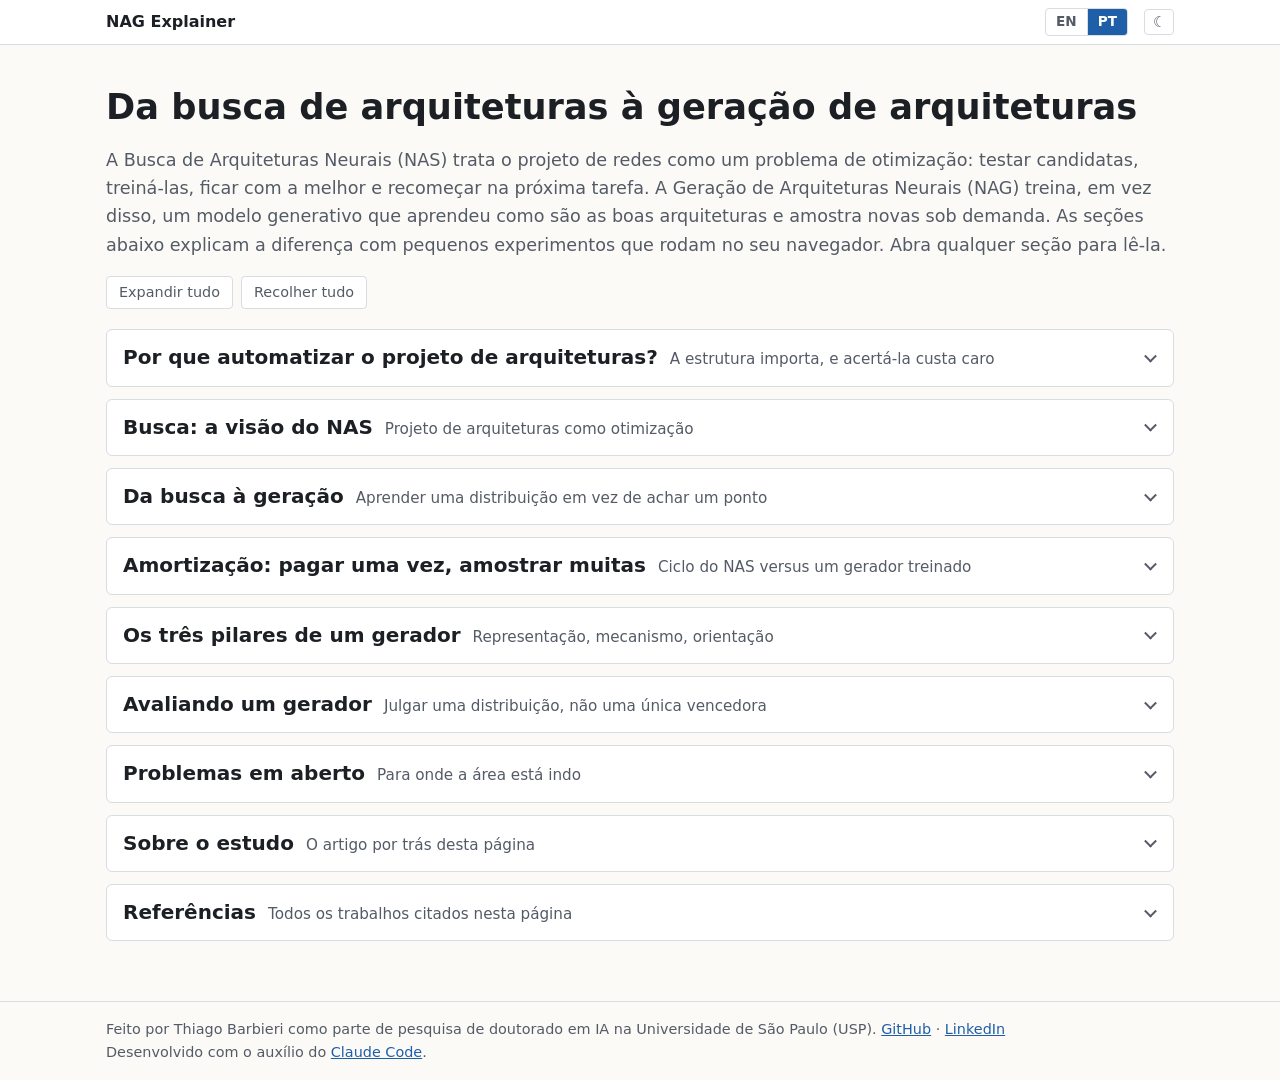
<file: index.pt.html>
<!doctype html>
<html lang="pt-BR">
<head>
  <meta charset="utf-8">
  <meta name="viewport" content="width=device-width, initial-scale=1">
  <title>NAG Explainer</title>
  <link rel="icon" href="data:image/svg+xml,%3Csvg xmlns=%27http://www.w3.org/2000/svg%27 viewBox=%270 0 32 32%27%3E%3Cg fill=%27none%27 stroke=%27%231f5fa8%27 stroke-width=%273%27%3E%3Ccircle cx=%275%27 cy=%2716%27 r=%273%27/%3E%3Ccircle cx=%2727%27 cy=%2716%27 r=%273%27/%3E%3Cpath d=%27M8 16h16M7 13Q16 0 25 13%27/%3E%3C/g%3E%3C/svg%3E">
  <meta name="description" content="Explicação interativa, no navegador, da Geração de Arquiteturas Neurais (NAG): projetar redes neurais amostrando de um modelo generativo aprendido em vez de buscar.">
  <meta name="author" content="Thiago Barbieri">
  <meta property="og:type" content="article">
  <meta property="og:site_name" content="NAG Explainer">
  <meta property="og:locale" content="pt_BR">
  <meta property="og:title" content="NAG Explainer: da busca de arquiteturas à geração de arquiteturas">
  <meta property="og:description" content="Demonstrações ao vivo no navegador: por que buscar uma arquitetura por tarefa é caro, e como modelos generativos aprendem uma distribuição inteira de boas arquiteturas.">
  <meta property="og:url" content="https://barbieriht.github.io/nag-explainer/index.pt.html">
  <meta property="og:image" content="https://barbieriht.github.io/nag-explainer/assets/img/social-preview-pt.png">
  <meta property="og:image:width" content="1200">
  <meta property="og:image:height" content="630">
  <meta property="og:image:alt" content="Distribuição exata sobre o espaço de células de exemplo ao lado de um gráfico GFlowNet versus aprendizado por reforço">
  <meta name="twitter:card" content="summary_large_image">
  <link rel="alternate" hreflang="en" href="index.html">
  <link rel="alternate" hreflang="pt-BR" href="index.pt.html">
  <link rel="stylesheet" href="assets/vendor/katex/katex.min.css">
  <link rel="stylesheet" href="assets/css/theme.css">
  <link rel="stylesheet" href="assets/css/layout.css">
  <script src="assets/js/theme.js"></script>
</head>
<body>
  <a class="skip-link" href="#content">Pular para o conteúdo</a>
  <header class="site-header">
    <nav class="site-nav" aria-label="Site">
      <a class="brand" href="#top">NAG Explainer</a>
      <div class="lang-switch" role="group" aria-label="Idioma" data-lang-switch>
        <a href="index.html" hreflang="en" lang="en">EN</a>
        <a href="index.pt.html" hreflang="pt-BR" lang="pt-BR" aria-current="true">PT</a>
      </div>
      <button type="button" class="theme-toggle" data-theme-toggle data-label-dark="Mudar para o tema escuro" data-label-light="Mudar para o tema claro"></button>
    </nav>
  </header>
  <main id="content">
    <div id="top"></div>
    <h1>Da busca de arquiteturas à geração de arquiteturas</h1>
    <p class="lede">A Busca de Arquiteturas Neurais (NAS) trata o projeto de redes como um problema de otimização: testar candidatas, treiná-las, ficar com a melhor e recomeçar na próxima tarefa. A Geração de Arquiteturas Neurais (NAG) treina, em vez disso, um modelo generativo que aprendeu como são as boas arquiteturas e amostra novas sob demanda. As seções abaixo explicam a diferença com pequenos experimentos que rodam no seu navegador. Abra qualquer seção para lê-la.</p>
    <div class="section-tools">
      <button type="button" data-sections="expand">Expandir tudo</button>
      <button type="button" data-sections="collapse">Recolher tudo</button>
    </div>

    <details class="section" id="motivation">
      <summary><h2 class="section-title">Por que automatizar o projeto de arquiteturas?</h2><span class="section-sub">A estrutura importa, e acertá-la custa caro</span></summary>
      <div class="section-body">
        <p class="lede">Muitos dos resultados marcantes do deep learning vieram de uma arquitetura nova, e não de mais dados ou de um otimizador novo.</p>
        <p>Redes convolucionais profundas venceram o ImageNet <a class="cite" href="#Krizhevsky2017imagenet" data-cite="Krizhevsky2017imagenet">(Krizhevsky et al., 2017)</a>, conexões residuais tornaram treináveis redes muito profundas <a class="cite" href="#he2016" data-cite="he2016">(He et al., 2016)</a> e a atenção substituiu a recorrência em modelos de sequência <a class="cite" href="#attentionisallyouneed2017" data-cite="attentionisallyouneed2017">(Vaswani et al., 2017)</a>. Cada uma delas foi projetada à mão, escolhendo tipos de camada, sua ordem, como se conectam e muitos hiperparâmetros.</p>
        <p>O espaço de projeto definido por essas escolhas é enorme e muito estruturado, e explorá-lo por tentativa e erro é lento <a class="cite" href="#pmlr-v28-bergstra13" data-cite="pmlr-v28-bergstra13">(Bergstra et al., 2013)</a>. À medida que os modelos cresceram, o projeto manual virou um gargalo para escala, reprodutibilidade e reaproveitamento entre tarefas. O passo natural foi deixar um algoritmo explorar.</p>
        <p>Esse algoritmo tomou duas formas. A primeira, a <a href="#nas">busca</a>, procura a melhor arquitetura para uma tarefa. A segunda, a <a href="#search-to-generation">geração</a>, aprende um modelo de boas arquiteturas que pode ser reutilizado.</p>
      </div>
    </details>

    <details class="section" id="nas">
      <summary><h2 class="section-title">Busca: a visão do NAS</h2><span class="section-sub">Projeto de arquiteturas como otimização</span></summary>
      <div class="section-body">
        <p class="lede">A Busca de Arquiteturas Neurais formula o projeto como um problema de otimização discreta sobre um espaço de candidatas definido de antemão por pessoas <a class="cite" href="#elskensurvey2019" data-cite="elskensurvey2019">(Elsken et al., 2019)</a>.</p>

        <h3>Três ingredientes</h3>
        <ul>
          <li>Um <strong>espaço de busca</strong>: quais arquiteturas são permitidas. Para mantê-lo tratável, muitos métodos buscam só um pequeno motivo repetido, uma <em>célula</em>, e empilham cópias dela para formar a rede completa <a class="cite" href="#zoph2018learningtransferablearchitecturesscalable" data-cite="zoph2018learningtransferablearchitecturesscalable">(Zoph et al., 2018)</a>.</li>
          <li>Uma <strong>estratégia de busca</strong>: como escolher a próxima candidata. Aprendizado por reforço <a class="cite" href="#zoph2017neuralarchitecturesearchreinforcement" data-cite="zoph2017neuralarchitecturesearchreinforcement">(Zoph &amp; Le, 2017)</a>, evolução <a class="cite" href="#real2019" data-cite="real2019">(Real et al., 2019)</a>, otimização bayesiana <a class="cite" href="#white2020bananasbayesianoptimizationneural" data-cite="white2020bananasbayesianoptimizationneural">(White et al., 2020)</a> e relaxações baseadas em gradiente <a class="cite" href="#liu2019dartsdifferentiablearchitecturesearch" data-cite="liu2019dartsdifferentiablearchitecturesearch">(Liu et al., 2019)</a> já foram usados.</li>
          <li>Uma <strong>estimativa de desempenho</strong>: quão boa é uma candidata, normalmente sua acurácia de validação após o treino, ou um substituto mais barato dela.</li>
        </ul>
        <p>Escrito por extenso, o NAS resolve um problema em dois níveis. O nível externo procura a arquitetura \(A\) do espaço de busca \(\mathcal{S}\) com a maior recompensa \(R\). O nível interno treina os pesos \(w\) de cada candidata:</p>
        \[ A^* = \arg\max_{A \in \mathcal{S}} R\big(A, w^*(A)\big), \qquad w^*(A) = \arg\min_{w} \mathcal{L}_{\text{train}}(w, A). \]
        <p>Cada avaliação de \(R\) esconde um treino completo, e por isso os primeiros NAS custavam milhares de GPU-dias <a class="cite" href="#real2017largescaleev" data-cite="real2017largescaleev">(Real et al., 2017)</a>. Compartilhamento de pesos <a class="cite" href="#pmlr-v80-pham18a" data-cite="pmlr-v80-pham18a">(Pham et al., 2018)</a>, treino de baixa fidelidade <a class="cite" href="#li2018hyperbandnovelbanditbasedapproach" data-cite="li2018hyperbandnovelbanditbasedapproach">(Li et al., 2018)</a> e extrapolação de curvas de aprendizado <a class="cite" href="#domhan2015sahodnn" data-cite="domhan2015sahodnn">(Domhan et al., 2015)</a> baratearam cada avaliação, mas a avaliação continua com o mesmo papel: uma nota externa que decide quais candidatas sobrevivem.</p>

        <section class="demo" id="space-demo" aria-labelledby="space-demo-title">
          <h4 id="space-demo-title">Experimente: o espaço de busca de brinquedo usado nesta página</h4>
          <p>Todas as demonstrações desta página usam a mesma célula pequena, no estilo do NAS-Bench-201 <a class="cite" href="#dong2020nasbench201extendingscopereproducible" data-cite="dong2020nasbench201extendingscopereproducible">(Dong &amp; Yang, 2020)</a>. Ela tem quatro nós, e cada uma de suas seis arestas leva uma de cinco operações: nenhuma, conexão direta (skip), convolução 1×1, convolução 3×3 ou pooling médio. São 5<sup>6</sup> = 15.625 células, poucas o bastante para o navegador pontuar todas. É assim que as demonstrações conseguem mostrar respostas exatas.</p>
          <div class="demo-panels even">
            <figure>
              <div data-role="cell"></div>
              <figcaption>A célula, da esquerda para a direita, da entrada à saída. Cada aresta traz o nome da operação. Uma linha tracejada significa "nenhuma", e uma célula sem caminho completo da entrada à saída é degenerada.</figcaption>
            </figure>
            <div class="chart-block">
              <div data-role="histogram"></div>
              <p class="chart-caption">Acurácia das 15.625 células na tarefa escolhida. O marcador indica a célula ao lado.</p>
            </div>
          </div>
          <div class="controls">
            <label class="control"><span class="label">Tarefa</span>
              <select data-role="task">
                <option value="easy">Tarefa fácil</option>
                <option value="medium" selected>Tarefa média</option>
                <option value="hard">Tarefa difícil</option>
              </select>
            </label>
            <div class="button-row">
              <button type="button" class="primary" data-role="random">Célula aleatória</button>
              <button type="button" data-role="best">Melhor célula</button>
            </div>
          </div>
          <p class="demo-readout" data-role="readout" aria-live="polite"></p>
          <p class="note">As acurácias vêm de uma função sintética definida à mão, <strong>não de dados do NAS-Bench-201</strong>. Ela favorece convoluções, profundidade acompanhada de uma conexão direta em paralelo e mais capacidade em tarefas difíceis, e soma um pequeno "ruído" determinístico. A página a usa para ilustrar ideias, não para ranquear métodos.</p>
        </section>

        <h3>Os limites da busca</h3>
        <p>À medida que a área amadureceu, os custos dessa formulação ficaram mais claros <a class="cite" href="#white2023neuralarchitecturesearchinsights" data-cite="white2023neuralarchitecturesearchinsights">(White et al., 2023)</a>:</p>
        <ul>
          <li><strong>O espaço de busca decide o que pode ser encontrado.</strong> Um espaço desenhado por pessoas enviesa a descoberta para variações de projetos conhecidos. Dentro de espaços bem desenhados, a busca aleatória é uma referência surpreendentemente forte <a class="cite" href="#litalwalkar2020randomsearch" data-cite="litalwalkar2020randomsearch">(Li &amp; Talwalkar, 2020)</a> <a class="cite" href="#yu2019evaluatingsearchphaseneural" data-cite="yu2019evaluatingsearchphaseneural">(Yu et al., 2019)</a>, sinal de que boa parte do resultado vem do espaço, e não da estratégia.</li>
          <li><strong>Cada tarefa nova começa do zero.</strong> Uma busca produz uma arquitetura para um conjunto de dados e um orçamento. O conhecimento acumulado no caminho é descartado.</li>
          <li><strong>A avaliação fica do lado de fora.</strong> A nota filtra candidatas, mas nunca vira parte de um modelo reutilizável do que torna uma arquitetura boa.</li>
        </ul>
        <p>Esses limites levaram alguns autores a perguntar se o NAS é automação completa ou otimização dentro de fronteiras impostas por pessoas <a class="cite" href="#BAYMURZINA202282" data-cite="BAYMURZINA202282">(Baymurzina et al., 2022)</a>.</p>
      </div>
    </details>

    <details class="section" id="search-to-generation">
      <summary><h2 class="section-title">Da busca à geração</h2><span class="section-sub">Aprender uma distribuição em vez de achar um ponto</span></summary>
      <div class="section-body">
        <p class="lede">A Geração de Arquiteturas Neurais trata arquiteturas como amostras de uma distribuição de probabilidade aprendida \(p_\theta(A)\), e treina um modelo generativo para concentrar a maior parte da probabilidade em bons projetos.</p>
        <p>Em vez de um \(\arg\max\), o alvo passa a ser uma distribuição que favorece recompensa alta. Uma escolha conveniente pesa cada arquitetura exponencialmente pela sua recompensa <a class="cite" href="#soin_generative_2025" data-cite="soin_generative_2025">(Soin et al., 2025)</a>:</p>
        \[ p^*(A) \propto \exp\big(\beta\, R(A)\big). \]
        <p>O parâmetro de temperatura \(\beta \ge 0\) controla o quanto a distribuição é seletiva. Com \(\beta = 0\), todas as arquiteturas são igualmente prováveis. Quando \(\beta \to \infty\), toda a massa colapsa na melhor arquitetura, e amostrar de \(p^*\) devolve exatamente a resposta do NAS, \(A^*\). Nesse sentido, o NAS é o limite de temperatura zero da NAG.</p>
        <p>Um gerador é então treinado para aproximar esse alvo, \(\min_\theta D\big(p_\theta \,\|\, p^*\big)\) para alguma divergência \(D\). Depois de treinado, ele pode ser <em>condicionado</em> a uma descrição do conjunto de dados \(D\) ou a restrições \(C\), como um orçamento de latência, e amostrar arquiteturas de \(p_\theta(A \mid D, C)\) <a class="cite" href="#lee2021rapidneuralarchitecturesearch" data-cite="lee2021rapidneuralarchitecturesearch">(Lee et al., 2021)</a> <a class="cite" href="#lomurno_pomonag_2024" data-cite="lomurno_pomonag_2024">(Lomurno et al., 2024)</a>.</p>

        <section class="demo" id="beta-demo" aria-labelledby="beta-demo-title">
          <h4 id="beta-demo-title">Experimente: deslize a temperatura de "vale tudo" até "só a melhor"</h4>
          <p>Esta demonstração calcula o \(p^*(A)\) exato sobre as 15.625 células enquanto você move o controle.</p>
          <div class="demo-panels">
            <div class="chart-block">
              <div data-role="chart"></div>
              <p class="chart-caption">Massa de probabilidade de \(p^*\) em cada faixa de acurácia (faixas de 0,5 ponto). O marcador tracejado é a melhor célula, \(A^*\).</p>
            </div>
            <figure>
              <div data-role="cell"></div>
              <figcaption data-role="cell-caption"></figcaption>
            </figure>
          </div>
          <div class="controls">
            <label class="control grow"><span class="label">Temperatura β = <span data-role="beta-value"></span></span>
              <input type="range" data-role="beta" min="0" max="100" value="30" step="1">
            </label>
            <label class="control"><span class="label">Tarefa</span>
              <select data-role="task">
                <option value="easy">Tarefa fácil</option>
                <option value="medium" selected>Tarefa média</option>
                <option value="hard">Tarefa difícil</option>
              </select>
            </label>
            <div class="button-row">
              <button type="button" data-role="sample">Sortear uma amostra</button>
            </div>
          </div>
          <table class="metrics">
            <caption>Resumo de \(p^*\) nesta temperatura</caption>
            <tbody>
              <tr><th scope="row">Acurácia esperada</th><td data-fill="expected"></td></tr>
              <tr><th scope="row">Probabilidade de sortear a melhor célula</th><td data-fill="p-best"></td></tr>
              <tr><th scope="row">Número efetivo de arquiteturas (exponencial da entropia)</th><td data-fill="effective"></td></tr>
            </tbody>
          </table>
        </section>

        <h3>O que observar</h3>
        <ul>
          <li>Com β = 0, o histograma mostra apenas como as acurácias se espalham pelo espaço: a maioria das células é mediana.</li>
          <li>À medida que β cresce, a massa vai para a direita e o número efetivo de arquiteturas cai de milhares para um punhado. Ainda assim é uma distribuição, então várias células boas diferentes mantêm uma parcela.</li>
          <li>No extremo direito, a distribuição é praticamente toda concentrada em \(A^*\). Isso é o NAS.</li>
        </ul>
        <p>Manter uma distribuição em vez de um ponto não é só mais geral. Torna diversidade, incerteza e compromissos visíveis e controláveis, e é o que permite reutilizar o modelo aprendido, como mostra a <a href="#amortization">próxima seção</a>.</p>
      </div>
    </details>

    <details class="section" id="amortization">
      <summary><h2 class="section-title">Amortização: pagar uma vez, amostrar muitas</h2><span class="section-sub">Ciclo do NAS versus um gerador treinado</span></summary>
      <div class="section-body">
        <p class="lede">Uma busca paga o custo inteiro a cada tarefa nova. Um gerador paga um custo alto uma única vez, no treino, e depois produz arquiteturas para tarefas novas só com inferência.</p>
        <p>Isso é <em>inferência amortizada</em>. A exploração cara de pares arquitetura–desempenho é feita uma vez, em muitas tarefas de treino, e fica guardada nos pesos de um modelo compartilhado \(p_\theta(A \mid D)\). Dado o descritor de um conjunto de dados novo, o modelo propõe arquiteturas em uma passada direta <a class="cite" href="#lee2021rapidneuralarchitecturesearch" data-cite="lee2021rapidneuralarchitecturesearch">(Lee et al., 2021)</a> <a class="cite" href="#navigator-d3_hemmi2024" data-cite="navigator-d3_hemmi2024">(Hemmi et al., 2024)</a>. A mesma ideia está por trás das abordagens de implantação do tipo "treine uma vez, especialize muitas" <a class="cite" href="#cai2019once" data-cite="cai2019once">(Cai et al., 2020)</a>.</p>

        <section class="demo wide" id="amortization-demo" aria-labelledby="am-demo-title">
          <h4 id="am-demo-title">Experimente: uma tarefa nova, buscada versus gerada</h4>
          <p>As tarefas de brinquedo são descritas por dois números, <em>dificuldade</em> e <em>resolução da entrada</em>, e a melhor arquitetura muda com eles. Quando esta seção abre, um pequeno gerador condicional é treinado em 16 tarefas de treino, com as avaliações de uma busca evolutiva de 300 passos por tarefa, pesadas como em \(p^* \propto \exp(\beta R)\). Depois, escolha qualquer tarefa nova e compare.</p>
          <div class="controls">
            <label class="control"><span class="label">Tarefa nova: dificuldade = <span data-role="d1-value"></span></span>
              <input type="range" data-role="d1" min="0" max="100" value="30" step="1">
            </label>
            <label class="control"><span class="label">Tarefa nova: resolução = <span data-role="d2-value"></span></span>
              <input type="range" data-role="d2" min="0" max="100" value="70" step="1">
            </label>
            <div class="button-row">
              <button type="button" class="primary" data-role="run-nas">Rodar o NAS (300 avaliações)</button>
              <button type="button" data-role="run-nag" disabled>Amostrar 10 do gerador</button>
            </div>
          </div>
          <p class="demo-status" data-role="status" aria-live="polite">O gerador é treinado quando esta seção abre.</p>
          <div class="demo-panels even">
            <div class="chart-block">
              <div data-role="progress-chart"></div>
              <ul class="chart-legend">
                <li class="series-a">NAS: melhor acurácia encontrada até agora</li>
                <li class="series-b dashed">NAG: melhor de 10 amostras</li>
                <li class="series-muted dashed">Melhor célula (conhecida aqui por enumeração)</li>
              </ul>
            </div>
            <div class="chart-block">
              <div data-role="cost-chart"></div>
              <ul class="chart-legend">
                <li class="series-a">NAS: 300 avaliações por tarefa</li>
                <li class="series-b">NAG: 4.800 para treinar uma vez, depois 10 por tarefa</li>
              </ul>
            </div>
          </div>
          <div class="cell-pair">
            <figure>
              <div data-role="nas-cell"></div>
              <figcaption data-role="nas-caption">Melhor célula encontrada pelo NAS.</figcaption>
            </figure>
            <figure>
              <div data-role="nag-cell"></div>
              <figcaption data-role="nag-caption">Melhor das amostras do gerador.</figcaption>
            </figure>
          </div>
          <p class="demo-readout" data-role="readout" aria-live="polite"></p>
        </section>

        <h3>O que observar</h3>
        <ul>
          <li>Após 300 avaliações, a busca costuma achar a melhor célula. As amostras do gerador chegam perto, em geral a menos de um ponto de acurácia, sem nenhuma busca. Só as 10 amostras são avaliadas, para escolher a melhor delas.</li>
          <li>O gráfico de custo é a parte honesta. Treinar o gerador custou 4.800 avaliações, então ele só compensa depois de umas 17 tarefas novas. A amortização ajuda quando os problemas de projeto se repetem, não quando há um só.</li>
          <li>Teste tarefas longe da grade de treino (dificuldade ou resolução perto de 0 ou 1). Um gerador só consegue interpolar o que as tarefas de treino cobriram.</li>
        </ul>
      </div>
    </details>

    <details class="section" id="pillars">
      <summary><h2 class="section-title">Os três pilares de um gerador</h2><span class="section-sub">Representação, mecanismo, orientação</span></summary>
      <div class="section-body">
        <p class="lede">Um método de NAG pode ser lido em três eixos interdependentes: como as arquiteturas são <strong>representadas</strong>, que <strong>mecanismo</strong> as produz e o que <strong>orienta</strong> o gerador para as boas.</p>

        <h3>Representação</h3>
        <p>Arquiteturas são grafos, em geral grafos acíclicos direcionados de operações. Um gerador precisa de um espaço onde modelá-los. As opções incluem:</p>
        <ul>
          <li><strong>Codificações discretas</strong>, como matrizes de adjacência com rótulos de operação. São exatas, mas difíceis de interpolar.</li>
          <li><strong>Embeddings latentes contínuos</strong> aprendidos por autoencoders de grafos <a class="cite" href="#dvae_zhang_2019" data-cite="dvae_zhang_2019">(Zhang et al., 2019)</a> <a class="cite" href="#li2020neuralarchitectureoptimizationgraph" data-cite="li2020neuralarchitectureoptimizationgraph">(Li et al., 2020)</a> <a class="cite" href="#xiang_efficient_2023" data-cite="xiang_efficient_2023">(Xiang, 2023)</a>. São suaves e admitem gradientes, mas decodificar um ponto latente pode gerar um grafo inválido ou repetido.</li>
          <li><strong>Tokens discretos aprendidos</strong>, como códigos vetor-quantizados que um modelo de linguagem pode gerar como sequência <a class="cite" href="#poddenige_arch-llm_2025" data-cite="poddenige_arch-llm_2025">(Poddenige et al., 2025)</a>.</li>
          <li><strong>Estrutura probabilística</strong>: distribuições sobre os próprios componentes, como a probabilidade de cada operação em cada aresta <a class="cite" href="#muravev_neural_2021" data-cite="muravev_neural_2021">(Muravev et al., 2021)</a>. O gerador da <a href="#amortization">demonstração de amortização</a> é desse tipo.</li>
        </ul>
        <p>Diferente de um espaço de busca, que só lista o que é permitido, um espaço de representação modela como as arquiteturas se relacionam. Se essas representações ajudam mesmo sem supervisão é uma questão à parte <a class="cite" href="#yan2020doesunsupervisedarchitecturerepresentation" data-cite="yan2020doesunsupervisedarchitecturerepresentation">(Yan et al., 2020)</a>.</p>

        <h3>Mecanismo</h3>
        <p>Quase todas as famílias de modelos generativos já foram aplicadas a arquiteturas. As quatro minidemonstrações abaixo ilustram as ideias principais no espaço de brinquedo. Cada uma é <strong>uma ilustração do princípio, não uma reimplementação dos métodos citados</strong>.</p>

        <div class="mechanisms">
          <section class="demo mechanism" id="latent-demo" aria-labelledby="latent-title">
            <h4 id="latent-title">Otimização latente: codificar, subir, decodificar</h4>
            <p>Métodos como o NAO <a class="cite" href="#luo_neural_2019" data-cite="luo_neural_2019">(Luo et al., 2019)</a> embutem as arquiteturas num espaço contínuo, treinam nele um preditor de acurácia, sobem pelo gradiente do preditor e decodificam o resultado. Aqui, o eixo horizontal do mapa 2-D foi ajustado para prever acurácia e o vertical para prever tamanho, a partir de 120 células avaliadas. Cada pixel tem a cor da acurácia real da célula para a qual decodifica.</p>
            <div class="latent-layout">
              <figure>
                <canvas data-role="map" role="img" aria-label="Mapa latente colorido pela acurácia real da célula decodificada; cinza indica célula degenerada" aria-describedby="latent-map-desc"></canvas>
                <figcaption id="latent-map-desc">Clique para escolher um ponto de partida. Eixo horizontal: acurácia prevista. Eixo vertical: tamanho (células maiores para cima). Claro = acurácia real baixa, escuro = alta. Pixels cinza decodificam para uma célula degenerada. O anel marca a melhor célula real.</figcaption>
                <div class="axis-label" aria-hidden="true"><span data-fill="latent-low"></span><span data-fill="latent-high"></span></div>
                <div class="legend-bar seq" aria-hidden="true"></div>
              </figure>
              <figure>
                <div data-role="cell"></div>
                <figcaption data-role="cell-caption"></figcaption>
              </figure>
            </div>
            <div class="controls">
              <div class="button-row">
                <button type="button" class="primary" data-role="climb">Subir o preditor</button>
                <button type="button" data-role="reset">Reiniciar</button>
              </div>
            </div>
            <p class="demo-readout" data-role="readout" aria-live="polite"></p>
            <p class="note">O que observar: muitos pixels decodificam para a mesma célula, e regiões inteiras decodificam para células degeneradas. É o descompasso entre um espaço contínuo e grafos discretos. A subida também para onde o preditor suave tem seu pico, que não é onde está a melhor célula real.</p>
          </section>

          <section class="demo mechanism" id="diffusion-demo" aria-labelledby="diffusion-title">
            <h4 id="diffusion-title">Difusão: tirar o ruído de uma célula aleatória até virar uma boa</h4>
            <p>Modelos de difusão aprendem a reverter um processo gradual de adição de ruído <a class="cite" href="#ho2020denoisingdiffusionprobabilisticmodels" data-cite="ho2020denoisingdiffusionprobabilisticmodels">(Ho et al., 2020)</a>. Aplicados a grafos de arquitetura, um preditor pode guiar a remoção de ruído para acurácia alta <a class="cite" href="#an_diffusionnag_2024" data-cite="an_diffusionnag_2024">(An et al., 2024)</a>. Aqui, os dados de treino são um arquivo de 300 células boas, o ruído troca a operação de uma aresta ao acaso e um preditor linear ajustado no arquivo fornece a orientação.</p>
            <div class="demo-panels even">
              <figure>
                <div data-role="cell"></div>
                <figcaption data-role="step-caption">Clique em "Gerar uma" para ver uma célula se formar em 12 passos.</figcaption>
              </figure>
              <div class="chart-block">
                <div data-role="chart"></div>
                <p class="chart-caption">Barras cinza: acurácia das 300 células do arquivo. Depois de "Gerar 300", barras laranja: as células geradas. Os marcadores indicam a melhor célula do arquivo e a melhor célula real.</p>
              </div>
            </div>
            <div class="controls">
              <label class="control"><span class="label">Removedor de ruído</span>
                <select data-role="denoiser">
                  <option value="exact" selected>Posterior exata sobre o arquivo</option>
                  <option value="edge">Por aresta (capacidade limitada)</option>
                </select>
              </label>
              <label class="control"><span class="label">Força da orientação = <span data-role="g-value"></span></span>
                <input type="range" data-role="guidance" min="0" max="20" value="0" step="1">
              </label>
              <div class="button-row">
                <button type="button" class="primary" data-role="one">Gerar uma</button>
                <button type="button" data-role="batch">Gerar 300</button>
              </div>
            </div>
            <table class="metrics">
              <caption>Lote gerado (veja <a href="#evaluation">avaliando um gerador</a>)</caption>
              <tbody>
                <tr><th scope="row">Acurácia média / melhor</th><td data-fill="diff-acc">–</td></tr>
                <tr><th scope="row">Validade</th><td data-fill="diff-valid">–</td></tr>
                <tr><th scope="row">Unicidade</th><td data-fill="diff-unique">–</td></tr>
                <tr><th scope="row">Novidade (fora do arquivo)</th><td data-fill="diff-novel">–</td></tr>
              </tbody>
            </table>
            <p class="note">O que observar: o removedor exato é o melhor ajuste possível aos dados de treino, mas só consegue reproduzir células do arquivo (novidade 0) <a class="cite" href="#carlini2023extractingtrainingdatadiffusion" data-cite="carlini2023extractingtrainingdatadiffusion">(Carlini et al., 2023)</a>. O removedor por aresta recombina arestas em células novas e, com orientação, pode chegar a células melhores que qualquer uma do arquivo. Uma orientação mais forte aumenta a acurácia e reduz a unicidade.</p>
          </section>

          <section class="demo mechanism" id="flow-demo" aria-labelledby="flow-title">
            <h4 id="flow-title">GFlowNets: amostrar em proporção à recompensa</h4>
            <p>Uma Generative Flow Network constrói um objeto passo a passo e é treinada para que objetos completos sejam amostrados com probabilidade proporcional à sua recompensa <a class="cite" href="#bengio2026gflownetfoundations" data-cite="bengio2026gflownetfoundations">(Bengio et al., 2026)</a>, o que já foi aplicado à geração de arquiteturas <a class="cite" href="#soin_generative_2025" data-cite="soin_generative_2025">(Soin et al., 2025)</a>. Aqui, a mesma política constrói uma célula uma aresta por vez, treinada com dois objetivos: aprendizado por reforço, que maximiza a recompensa esperada, e um objetivo de GFlowNet (trajectory balance) com recompensa \(R = \exp(\beta\,\text{acurácia})\).</p>
            <div class="chart-block">
              <div data-role="chart"></div>
              <ul class="chart-legend">
                <li class="series-muted dashed">Alvo: proporcional à recompensa</li>
                <li class="series-a">GFlowNet</li>
                <li class="series-b">Aprendizado por reforço</li>
              </ul>
            </div>
            <div class="controls">
              <div class="button-row">
                <button type="button" class="primary" data-role="train" aria-pressed="false">Treinar as duas</button>
                <button type="button" data-role="reset">Reiniciar</button>
              </div>
            </div>
            <p class="demo-status" data-role="status" aria-live="polite">Clique em "Treinar as duas". O treino roda 200.000 episódios de construção por política.</p>
            <table class="metrics">
              <caption>Depois do treino</caption>
              <thead><tr><th scope="col"></th><th scope="col">GFlowNet</th><th scope="col">Aprendizado por reforço</th></tr></thead>
              <tbody>
                <tr><th scope="row">Acurácia esperada</th><td data-fill="gfn-acc">–</td><td data-fill="rl-acc">–</td></tr>
                <tr><th scope="row">Número efetivo de arquiteturas</th><td data-fill="gfn-eff">–</td><td data-fill="rl-eff">–</td></tr>
                <tr><th scope="row">Células distintas do top 1% em 1.000 amostras</th><td data-fill="gfn-top">–</td><td data-fill="rl-top">–</td></tr>
              </tbody>
            </table>
            <p class="note">O que observar: o aprendizado por reforço converge para uma única célula, uma estimativa pontual, como a busca. A GFlowNet mantém probabilidade em muitas células boas, aproximadamente em proporção à recompensa, então suas amostras continuam diversas.</p>
          </section>

          <section class="demo mechanism" id="pareto-demo" aria-labelledby="pareto-title">
            <h4 id="pareto-title">Geração condicionada ao orçamento: um modelo, todos os orçamentos</h4>
            <p>A implantação acrescenta restrições como tamanho, latência ou energia. Em vez de uma busca por orçamento, geradores cientes de Pareto aprendem \(p_\theta(A \mid \lambda)\) para toda uma faixa de orçamentos \(\lambda\) <a class="cite" href="#guo_pareto-aware_2023" data-cite="guo_pareto-aware_2023">(Guo et al., 2022)</a> <a class="cite" href="#lomurno_pomonag_2024" data-cite="lomurno_pomonag_2024">(Lomurno et al., 2024)</a>. Aqui, um gerador foi treinado em dez orçamentos. Mova o controle para pedir qualquer orçamento, inclusive os que ele nunca viu.</p>
            <figure>
              <canvas data-role="plot" role="img" aria-label="Acurácia versus número de parâmetros para cada célula válida, com a fronteira de Pareto e as amostras atuais" aria-describedby="pareto-desc"></canvas>
              <figcaption id="pareto-desc">Cada célula válida (cinza), a fronteira de Pareto exata (linha), o orçamento (tracejado) e 50 amostras do gerador (azul se dentro do orçamento, laranja se acima).</figcaption>
            </figure>
            <div class="controls">
              <label class="control grow"><span class="label">Orçamento: <span data-role="budget-value"></span> M parâmetros</span>
                <input type="range" data-role="budget" min="20" max="155" value="60" step="1">
              </label>
            </div>
            <p class="demo-readout" data-role="readout" aria-live="polite"></p>
            <p class="note">O que observar: as amostras acompanham o orçamento enquanto ele se move, sem retreino e sem busca. Nem toda amostra cabe, porque este gerador pequeno escolhe cada aresta de forma independente, mas o tamanho de uma célula é de graça de calcular, então as amostras acima do orçamento são simplesmente descartadas antes de qualquer treino.</p>
          </section>
        </div>

        <p>Outras famílias de geradores incluem geradores adversariais <a class="cite" href="#rezaei_2021_generative" data-cite="rezaei_2021_generative">(Rezaei et al., 2021)</a>, redes de grafos que emitem uma arquitetura inteira em um passo <a class="cite" href="#agiollo_gnn2gnn_2022" data-cite="agiollo_gnn2gnn_2022">(Agiollo &amp; Omicini, 2022)</a> <a class="cite" href="#liang_automating_2022" data-cite="liang_automating_2022">(Liang &amp; Sun, 2022)</a>, variantes de difusão com amostragem evolutiva <a class="cite" href="#zhou_evolution_2025" data-cite="zhou_evolution_2025">(Zhou et al., 2025)</a> ou progressiva <a class="cite" href="#zhang_progressive_2025" data-cite="zhang_progressive_2025">(Zhang &amp; Zhuang, 2025)</a>, e modelos de linguagem ajustados com códigos de arquitetura <a class="cite" href="#poddenige_arch-llm_2025" data-cite="poddenige_arch-llm_2025">(Poddenige et al., 2025)</a>.</p>

        <h3>Orientação</h3>
        <p>O que puxa um gerador para boas arquiteturas? Os estudos se dividem em dois grupos:</p>
        <ul>
          <li><strong>Guiados por preditor</strong>: um modelo substituto estima a acurácia e fornece gradientes ou notas que guiam a geração, como nas demonstrações latente e de difusão acima. O DiffusionNAG é um exemplo <a class="cite" href="#an_diffusionnag_2024" data-cite="an_diffusionnag_2024">(An et al., 2024)</a>.</li>
          <li><strong>Sem preditor</strong>: a orientação vem de condicionamento embutido no treino, de priors estruturais ou de avaliações reais convertidas em recompensas, como na demonstração da GFlowNet. Exemplos incluem a orientação sem classificador em difusão de grafos <a class="cite" href="#asthana_multi-conditioned_2024" data-cite="asthana_multi-conditioned_2024">(Asthana et al., 2024)</a> e a geração baseada em GFlowNets <a class="cite" href="#soin_generative_2025" data-cite="soin_generative_2025">(Soin et al., 2025)</a>.</li>
        </ul>
        <p>Em ambos os casos, o passo que define a mudança do NAS para a NAG é que o sinal de desempenho é <em>internalizado</em> nos parâmetros do gerador, em vez de agir como um filtro externo depois do fato.</p>
        <p class="note">Alguns sistemas que propõem e criticam arquiteturas com grandes modelos de linguagem <a class="cite" href="#rahman2024lemonademultiparameterneuralarchitecture" data-cite="rahman2024lemonademultiparameterneuralarchitecture">(Rahman &amp; Chakraborty, 2024)</a> <a class="cite" href="#yang_nader_2025" data-cite="yang_nader_2025">(Yang et al., 2025)</a> escapam de espaços de busca fixos, mas ainda dependem de ciclos iterativos de avaliar e refinar, então se comportam mais como busca do que como um modelo generativo aprendido.</p>
      </div>
    </details>

    <details class="section" id="evaluation">
      <summary><h2 class="section-title">Avaliando um gerador</h2><span class="section-sub">Julgar uma distribuição, não uma única vencedora</span></summary>
      <div class="section-body">
        <p class="lede">Resultados de NAS costumam ser resumidos pela melhor arquitetura encontrada e pelo seu custo. Um gerador produz uma distribuição, e um único número não descreve uma distribuição.</p>
        <h3>Métricas emprestadas da modelagem generativa</h3>
        <ul>
          <li><strong>Validade, unicidade, novidade.</strong> As amostras são grafos bem formados? São diferentes entre si? São diferentes dos dados de treino <a class="cite" href="#dvae_zhang_2019" data-cite="dvae_zhang_2019">(Zhang et al., 2019)</a> <a class="cite" href="#poddenige_arch-llm_2025" data-cite="poddenige_arch-llm_2025">(Poddenige et al., 2025)</a>? A <a href="#diffusion-demo">demonstração de difusão</a> mostra as três e como um modelo pode ter validade perfeita e novidade zero.</li>
          <li><strong>Fidelidade e diversidade.</strong> Precisão e revocação separam "as amostras parecem boas arquiteturas reais" de "as amostras cobrem todas elas" <a class="cite" href="#sajjadi2018assessinggenerativemodelsprecision" data-cite="sajjadi2018assessinggenerativemodelsprecision">(Sajjadi et al., 2018)</a> <a class="cite" href="#kynkaanniemi2019improvedprecisionrecallmetric" data-cite="kynkaanniemi2019improvedprecisionrecallmetric">(Kynkäänniemi et al., 2019)</a>. Densidade e cobertura são mais robustas a valores atípicos <a class="cite" href="#reliablefidelitydiversitymetrics_2020" data-cite="reliablefidelitydiversitymetrics_2020">(Naeem et al., 2020)</a>.</li>
          <li><strong>Divergências.</strong> A KL direta penaliza um gerador que deixa de cobrir regiões boas. A KL reversa penaliza um que põe massa em regiões ruins. Elas se complementam, e ranquear modelos por uma só métrica pode enganar <a class="cite" href="#theis2016noteevaluationgenerativemodels" data-cite="theis2016noteevaluationgenerativemodels">(Theis et al., 2016)</a> <a class="cite" href="#betzalel2022studyevaluationgenerativemodels" data-cite="betzalel2022studyevaluationgenerativemodels">(Betzalel et al., 2022)</a>.</li>
          <li><strong>Alinhamento com a recompensa e eficiência de consultas.</strong> O quanto as frequências de amostragem acompanham o desempenho real <a class="cite" href="#soin_generative_2025" data-cite="soin_generative_2025">(Soin et al., 2025)</a>, e quantas avaliações caras o treino exigiu <a class="cite" href="#lukasiv2022learningwheretolook" data-cite="lukasiv2022learningwheretolook">(Lukasik et al., 2022)</a>.</li>
        </ul>
        <h3>O paradoxo dos benchmarks</h3>
        <p>Benchmarks tabulares como o NAS-Bench-101 <a class="cite" href="#ying2019nasbench101reproducibleneuralarchitecture" data-cite="ying2019nasbench101reproducibleneuralarchitecture">(Ying et al., 2019)</a> e o NAS-Bench-201 <a class="cite" href="#dong2020nasbench201extendingscopereproducible" data-cite="dong2020nasbench201extendingscopereproducible">(Dong &amp; Yang, 2020)</a> guardam a acurácia treinada de cada arquitetura de um espaço fixo, então qualquer método pode ser pontuado por consulta. Isso dá reprodutibilidade e comparação justa, mas só se o gerador ficar confinado a esse espaço fixo, o que elimina justamente aquilo em que a NAG deveria ser boa: gerar além dele.</p>
        <p>As alternativas têm seus próprios problemas. Treinar cada modelo gerado faz os resultados dependerem das receitas de treino <a class="cite" href="#yang2020nasevaluationfrustratinglyhard" data-cite="yang2020nasevaluationfrustratinglyhard">(Yang et al., 2020)</a>. Pontuar com um preditor substituto importa os vieses do preditor, e um preditor treinado em projetos conhecidos tende a subestimar os novos, a mesma falha encontrada em métricas baseadas em features para imagens <a class="cite" href="#stein2023exposingflawsgenerativemodel" data-cite="stein2023exposingflawsgenerativemodel">(Stein et al., 2023)</a>.</p>
      </div>
    </details>

    <details class="section" id="open-problems">
      <summary><h2 class="section-title">Problemas em aberto</h2><span class="section-sub">Para onde a área está indo</span></summary>
      <div class="section-body">
        <p class="lede">A NAG é jovem, e vários desafios ainda limitam sua confiabilidade e adoção.</p>
        <div class="problem-cards">
          <article class="problem-card">
            <h3>Validade por construção</h3>
            <p>Espaços latentes contínuos e a remoção estocástica de ruído podem produzir grafos que não são redes válidas, então as amostras muitas vezes precisam de reparo ou rejeição. Embutir restrições como aciclicidade e conectividade no próprio processo de geração é uma direção em aberto. Tokens discretos aprendidos são uma primeira tentativa <a class="cite" href="#poddenige_arch-llm_2025" data-cite="poddenige_arch-llm_2025">(Poddenige et al., 2025)</a>.</p>
          </article>
          <article class="problem-card">
            <h3>Além dos espaços de busca fechados</h3>
            <p>A maioria dos geradores ainda opera sobre os conjuntos fixos de operações dos espaços de benchmark, então os ganhos podem refletir uma interpolação melhor dentro de uma tabela, e não novos princípios de projeto. Faltam protocolos de avaliação feitos para modelos generativos, que meçam diversidade, transferência e controlabilidade.</p>
          </article>
          <article class="problem-card">
            <h3>Orientação confiável</h3>
            <p>As paisagens arquitetura–desempenho são grandes e acidentadas, e um único preditor substituto raramente generaliza sobre elas, então os geradores podem acabar otimizando os erros do preditor. Orientação progressiva a partir de conjuntos de preditores mais fracos é uma resposta <a class="cite" href="#zhang_progressive_2025" data-cite="zhang_progressive_2025">(Zhang &amp; Zhuang, 2025)</a>.</p>
          </article>
          <article class="problem-card">
            <h3>Qualquer orçamento, na hora</h3>
            <p>Idealmente, um único gerador levaria qualquer orçamento de hardware a uma arquitetura quase ótima e compartilharia estrutura entre orçamentos, como na <a href="#pareto-demo">demonstração de orçamento</a>, em vez de tratar cada orçamento como um problema separado <a class="cite" href="#guo_pareto-aware_2023" data-cite="guo_pareto-aware_2023">(Guo et al., 2022)</a> <a class="cite" href="#lomurno_pomonag_2024" data-cite="lomurno_pomonag_2024">(Lomurno et al., 2024)</a>.</p>
          </article>
          <article class="problem-card">
            <h3>Priors arquiteturais zero-shot</h3>
            <p>A maioria dos geradores precisa de milhares de arquiteturas avaliadas antes de ser útil. Priors extraídos de benchmarks existentes <a class="cite" href="#xie_prior_2025" data-cite="xie_prior_2025">(Xie et al., 2025)</a> e dinâmicas evolutivas com pouco treino <a class="cite" href="#zhou_evolution_2025" data-cite="zhou_evolution_2025">(Zhou et al., 2025)</a> reduzem esse começo a frio. O objetivo de longo prazo é uma distribuição de fundação sobre arquiteturas que funcione entre tarefas.</p>
          </article>
          <article class="problem-card">
            <h3>Explicar os projetos gerados</h3>
            <p>Arquiteturas geradas raramente vêm com uma justificativa. Ciclos de crítica no estilo de agentes, que justificam cada escolha de projeto <a class="cite" href="#yang_nader_2025" data-cite="yang_nader_2025">(Yang et al., 2025)</a>, apontam para geradores cujas decisões podem ser inspecionadas, o que importa para a confiança e para aprender algo com o que eles produzem.</p>
          </article>
        </div>
      </div>
    </details>

    <details class="section" id="about">
      <summary><h2 class="section-title">Sobre o estudo</h2><span class="section-sub">O artigo por trás desta página</span></summary>
      <div class="section-body">
        <p>Esta página se baseia em <strong>From Search to Synthesis: A Systematic Mapping Study of Neural Architecture Generation</strong>, de Thiago C. S. Barbieri, Edesio Alcobaça e André C. P. L. F. de Carvalho (Instituto de Ciências Matemáticas e de Computação, Universidade de São Paulo). O manuscrito está atualmente <strong>em revisão</strong>, e um link será adicionado aqui quando for publicado.</p>
        <p>A página se apoia na formulação e na bibliografia do estudo. As demonstrações e todos os seus números foram feitos para esta página.</p>
      </div>
    </details>

    <details class="section" id="references">
      <summary><h2 class="section-title">Referências</h2><span class="section-sub">Todos os trabalhos citados nesta página</span></summary>
      <div class="section-body">
        <!-- references:start (generated by scripts/build-page.js; do not edit) -->
        <ol class="bibliography">
          <li id="agiollo_gnn2gnn_2022">
            Agiollo, A., Omicini, A. (2022). GNN2GNN: Graph neural networks to generate neural networks. <em>Proceedings of the Thirty-Eighth Conference on Uncertainty in Artificial Intelligence</em> 180, 32–42. <a href="https://proceedings.mlr.press/v180/agiollo22a.html">link</a>
            <span class="cited-on">Citado em: <a href="#pillars">Os três pilares de um gerador</a></span>
          </li>
          <li id="an_diffusionnag_2024">
            An, S., Lee, H., Jo, J., Lee, S., Hwang, S. J. (2024). DiffusionNAG: Predictor-guided Neural Architecture Generation with Diffusion Models. <em>arXiv preprint</em>. <a href="https://doi.org/10.48550/arXiv.2305.16943">doi:10.48550/arXiv.2305.16943</a>
            <span class="cited-on">Citado em: <a href="#pillars">Os três pilares de um gerador</a></span>
          </li>
          <li id="asthana_multi-conditioned_2024">
            Asthana, R., Conrad, J., Dawoud, Y., Ortmanns, M., Belagiannis, V. (2024). Multi-conditioned Graph Diffusion for Neural Architecture Search. <em>arXiv preprint</em>. <a href="https://doi.org/10.48550/arXiv.2403.06020">doi:10.48550/arXiv.2403.06020</a>
            <span class="cited-on">Citado em: <a href="#pillars">Os três pilares de um gerador</a></span>
          </li>
          <li id="BAYMURZINA202282">
            Baymurzina, D., Golikov, E., Burtsev, M. (2022). A review of neural architecture search. <em>Neurocomputing</em> 474, 82–93. <a href="https://doi.org/10.1016/j.neucom.2021.12.014">doi:10.1016/j.neucom.2021.12.014</a>
            <span class="cited-on">Citado em: <a href="#nas">Busca: a visão do NAS</a></span>
          </li>
          <li id="bengio2026gflownetfoundations">
            Bengio, Y., Lahlou, S., Deleu, T., Hu, E. J., Tiwari, M., Bengio, E. (2026). GFlowNet Foundations. <em>arXiv preprint</em>. <a href="https://arxiv.org/abs/2111.09266">link</a>
            <span class="cited-on">Citado em: <a href="#pillars">Os três pilares de um gerador</a></span>
          </li>
          <li id="pmlr-v28-bergstra13">
            Bergstra, J., Yamins, D., Cox, D. (2013). Making a Science of Model Search: Hyperparameter Optimization in Hundreds of Dimensions for Vision Architectures. <em>Proceedings of the 30th International Conference on Machine Learning</em> 28, 115–123. <a href="https://proceedings.mlr.press/v28/bergstra13.html">link</a>
            <span class="cited-on">Citado em: <a href="#motivation">Por que automatizar o projeto de arquiteturas?</a></span>
          </li>
          <li id="betzalel2022studyevaluationgenerativemodels">
            Betzalel, E., Penso, C., Navon, A., Fetaya, E. (2022). A Study on the Evaluation of Generative Models. <em>arXiv preprint</em>. <a href="https://arxiv.org/abs/2206.10935">link</a>
            <span class="cited-on">Citado em: <a href="#evaluation">Avaliando um gerador</a></span>
          </li>
          <li id="cai2019once">
            Cai, H., Gan, C., Wang, T., Zhang, Z., Han, S. (2020). Once-for-All: Train One Network and Specialize it for Efficient Deployment. <em>arXiv preprint</em>. <a href="https://arxiv.org/abs/1908.09791">link</a>
            <span class="cited-on">Citado em: <a href="#amortization">Amortização: pagar uma vez, amostrar muitas</a></span>
          </li>
          <li id="carlini2023extractingtrainingdatadiffusion">
            Carlini, N., Hayes, J., Nasr, M., Jagielski, M., Sehwag, V., Tramèr, F., Balle, B., Ippolito, D., Wallace, E. (2023). Extracting Training Data from Diffusion Models. <em>arXiv preprint</em>. <a href="https://arxiv.org/abs/2301.13188">link</a>
            <span class="cited-on">Citado em: <a href="#pillars">Os três pilares de um gerador</a></span>
          </li>
          <li id="domhan2015sahodnn">
            Domhan, T., Springenberg, J. T., Hutter, F. (2015). Speeding up automatic hyperparameter optimization of deep neural networks by extrapolation of learning curves. <em>Proceedings of the 24th International Conference on Artificial Intelligence</em> , 3460–3468. <a href="https://dl.acm.org/doi/10.5555/2832581.2832731">link</a>
            <span class="cited-on">Citado em: <a href="#nas">Busca: a visão do NAS</a></span>
          </li>
          <li id="dong2020nasbench201extendingscopereproducible">
            Dong, X., Yang, Y. (2020). NAS-Bench-201: Extending the Scope of Reproducible Neural Architecture Search. <em>arXiv preprint</em>. <a href="https://arxiv.org/abs/2001.00326">link</a>
            <span class="cited-on">Citado em: <a href="#nas">Busca: a visão do NAS</a>, <a href="#evaluation">Avaliando um gerador</a></span>
          </li>
          <li id="elskensurvey2019">
            Elsken, T., Metzen, J. H., Hutter, F. (2019). Neural architecture search: a survey. <em>J. Mach. Learn. Res.</em> 20(1), 1997–2017.
            <span class="cited-on">Citado em: <a href="#nas">Busca: a visão do NAS</a></span>
          </li>
          <li id="guo_pareto-aware_2023">
            Guo, Y., Chen, Y., Zheng, Y., Chen, Q., Zhao, P., Chen, J., Huang, J., Tan, M. (2022). Pareto-aware Neural Architecture Generation for Diverse Computational Budgets. <em>arXiv preprint</em>. <a href="https://arxiv.org/abs/2210.07634">link</a>
            <span class="cited-on">Citado em: <a href="#pillars">Os três pilares de um gerador</a>, <a href="#open-problems">Problemas em aberto</a></span>
          </li>
          <li id="he2016">
            He, K., Zhang, X., Ren, S., Sun, J. (2016). Deep Residual Learning for Image Recognition. <em>2016 IEEE Conference on Computer Vision and Pattern Recognition (CVPR)</em> , 770–778. <a href="https://doi.org/10.1109/CVPR.2016.90">doi:10.1109/CVPR.2016.90</a>
            <span class="cited-on">Citado em: <a href="#motivation">Por que automatizar o projeto de arquiteturas?</a></span>
          </li>
          <li id="navigator-d3_hemmi2024">
            Hemmi, K., Tanigaki, Y., Onishi, M. (2024). NAVIGATOR-D3: Neural Architecture Search Using Variational Graph Auto-encoder Toward Optimal Architecture Design for Diverse Datasets. <em>Artificial Neural Networks and Machine Learning – ICANN 2024</em> , 292–307.
            <span class="cited-on">Citado em: <a href="#amortization">Amortização: pagar uma vez, amostrar muitas</a></span>
          </li>
          <li id="ho2020denoisingdiffusionprobabilisticmodels">
            Ho, J., Jain, A., Abbeel, P. (2020). Denoising Diffusion Probabilistic Models. <em>arXiv preprint</em>. <a href="https://arxiv.org/abs/2006.11239">link</a>
            <span class="cited-on">Citado em: <a href="#pillars">Os três pilares de um gerador</a></span>
          </li>
          <li id="Krizhevsky2017imagenet">
            Krizhevsky, A., Sutskever, I., Hinton, G. E. (2017). ImageNet classification with deep convolutional neural networks. <em>Commun. ACM</em> 60(6), 84–90. <a href="https://doi.org/10.1145/3065386">doi:10.1145/3065386</a>
            <span class="cited-on">Citado em: <a href="#motivation">Por que automatizar o projeto de arquiteturas?</a></span>
          </li>
          <li id="kynkaanniemi2019improvedprecisionrecallmetric">
            Kynkäänniemi, T., Karras, T., Laine, S., Lehtinen, J., Aila, T. (2019). Improved Precision and Recall Metric for Assessing Generative Models. <em>arXiv preprint</em>. <a href="https://arxiv.org/abs/1904.06991">link</a>
            <span class="cited-on">Citado em: <a href="#evaluation">Avaliando um gerador</a></span>
          </li>
          <li id="lee2021rapidneuralarchitecturesearch">
            Lee, H., Hyung, E., Hwang, S. J. (2021). Rapid Neural Architecture Search by Learning to Generate Graphs from Datasets. <em>arXiv preprint</em>. <a href="https://arxiv.org/abs/2107.00860">link</a>
            <span class="cited-on">Citado em: <a href="#search-to-generation">Da busca à geração</a>, <a href="#amortization">Amortização: pagar uma vez, amostrar muitas</a></span>
          </li>
          <li id="li2020neuralarchitectureoptimizationgraph">
            Li, J., Liu, Y., Liu, J., Wang, W. (2020). Neural Architecture Optimization with Graph VAE. <em>arXiv preprint</em>. <a href="https://arxiv.org/abs/2006.10310">link</a>
            <span class="cited-on">Citado em: <a href="#pillars">Os três pilares de um gerador</a></span>
          </li>
          <li id="li2018hyperbandnovelbanditbasedapproach">
            Li, L., Jamieson, K., DeSalvo, G., Rostamizadeh, A., Talwalkar, A. (2018). Hyperband: A Novel Bandit-Based Approach to Hyperparameter Optimization. <em>arXiv preprint</em>. <a href="https://arxiv.org/abs/1603.06560">link</a>
            <span class="cited-on">Citado em: <a href="#nas">Busca: a visão do NAS</a></span>
          </li>
          <li id="litalwalkar2020randomsearch">
            Li, L., Talwalkar, A. (2020). Random Search and Reproducibility for Neural Architecture Search. <em>Proceedings of The 35th Uncertainty in Artificial Intelligence Conference</em> 115, 367–377. <a href="https://proceedings.mlr.press/v115/li20c.html">link</a>
            <span class="cited-on">Citado em: <a href="#nas">Busca: a visão do NAS</a></span>
          </li>
          <li id="liang_automating_2022">
            Liang, Z., Sun, Y. (2022). Automating Neural Architecture Design without Search. <em>arXiv preprint</em>. <a href="https://doi.org/10.48550/arXiv.2204.11838">doi:10.48550/arXiv.2204.11838</a>
            <span class="cited-on">Citado em: <a href="#pillars">Os três pilares de um gerador</a></span>
          </li>
          <li id="liu2019dartsdifferentiablearchitecturesearch">
            Liu, H., Simonyan, K., Yang, Y. (2019). DARTS: Differentiable Architecture Search. <em>arXiv preprint</em>. <a href="https://arxiv.org/abs/1806.09055">link</a>
            <span class="cited-on">Citado em: <a href="#nas">Busca: a visão do NAS</a></span>
          </li>
          <li id="lomurno_pomonag_2024">
            Lomurno, E., Mariani, S., Monti, M., Matteucci, M. (2024). POMONAG: Pareto-Optimal Many-Objective Neural Architecture Generator. <em>arXiv preprint</em>. <a href="https://doi.org/10.48550/arXiv.2409.20447">doi:10.48550/arXiv.2409.20447</a>
            <span class="cited-on">Citado em: <a href="#search-to-generation">Da busca à geração</a>, <a href="#pillars">Os três pilares de um gerador</a>, <a href="#open-problems">Problemas em aberto</a></span>
          </li>
          <li id="lukasiv2022learningwheretolook">
            Lukasik, J., Jung, S., Keuper, M. (2022). Learning Where to Look – Generative NAS is Surprisingly Efficient. <em>Computer Vision – ECCV 2022</em> , 257–273.
            <span class="cited-on">Citado em: <a href="#evaluation">Avaliando um gerador</a></span>
          </li>
          <li id="luo_neural_2019">
            Luo, R., Tian, F., Qin, T., Chen, E., Liu, T.-Y. (2019). Neural Architecture Optimization. <em>arXiv preprint</em>. <a href="https://doi.org/10.48550/arXiv.1808.07233">doi:10.48550/arXiv.1808.07233</a>
            <span class="cited-on">Citado em: <a href="#pillars">Os três pilares de um gerador</a></span>
          </li>
          <li id="muravev_neural_2021">
            Muravev, A., Raitoharju, J., Gabbouj, M. (2021). Neural Architecture Search by Estimation of Network Structure Distributions. <em>IEEE Access</em> 9, 15304–15319. <a href="https://doi.org/10.1109/ACCESS.2021.3052996">doi:10.1109/ACCESS.2021.3052996</a>
            <span class="cited-on">Citado em: <a href="#pillars">Os três pilares de um gerador</a></span>
          </li>
          <li id="reliablefidelitydiversitymetrics_2020">
            Naeem, M. F., Oh, S. J., Uh, Y., Choi, Y., Yoo, J. (2020). Reliable fidelity and diversity metrics for generative models. <em>Proceedings of the 37th International Conference on Machine Learning (ICML)</em>.
            <span class="cited-on">Citado em: <a href="#evaluation">Avaliando um gerador</a></span>
          </li>
          <li id="pmlr-v80-pham18a">
            Pham, H., Guan, M., Zoph, B., Le, Q., Dean, J. (2018). Efficient Neural Architecture Search via Parameters Sharing. <em>Proceedings of the 35th International Conference on Machine Learning</em> 80, 4095–4104. <a href="https://proceedings.mlr.press/v80/pham18a.html">link</a>
            <span class="cited-on">Citado em: <a href="#nas">Busca: a visão do NAS</a></span>
          </li>
          <li id="poddenige_arch-llm_2025">
            Poddenige, D. G., Seneviratne, S., Senanayake, D., Niranjan, M., Suganthan, P. N., Halgamuge, S. (2025). Arch-LLM: Taming LLMs for Neural Architecture Generation via Unsupervised Discrete Representation Learning. <em>arXiv preprint</em>. <a href="https://doi.org/10.48550/arXiv.2503.22063">doi:10.48550/arXiv.2503.22063</a>
            <span class="cited-on">Citado em: <a href="#pillars">Os três pilares de um gerador</a>, <a href="#evaluation">Avaliando um gerador</a>, <a href="#open-problems">Problemas em aberto</a></span>
          </li>
          <li id="rahman2024lemonademultiparameterneuralarchitecture">
            Rahman, M. H., Chakraborty, P. (2024). LeMo-NADe: Multi-Parameter Neural Architecture Discovery with LLMs. <em>arXiv preprint</em>. <a href="https://arxiv.org/abs/2402.18443">link</a>
            <span class="cited-on">Citado em: <a href="#pillars">Os três pilares de um gerador</a></span>
          </li>
          <li id="real2017largescaleev">
            Real, E., Moore, S., Selle, A., Saxena, S., Suematsu, Y. L., Tan, J., Le, Q., Kurakin, A. (2017). Large-Scale Evolution of Image Classifiers. <em>arXiv preprint</em>. <a href="https://arxiv.org/abs/1703.01041">link</a>
            <span class="cited-on">Citado em: <a href="#nas">Busca: a visão do NAS</a></span>
          </li>
          <li id="real2019">
            Real, E., Aggarwal, A., Huang, Y., Le, Q. V. (2019). Regularized evolution for image classifier architecture search. <em>Proceedings of the AAAI Conference on Artificial Intelligence</em>. <a href="https://doi.org/10.1609/aaai.v33i01.33014780">doi:10.1609/aaai.v33i01.33014780</a>
            <span class="cited-on">Citado em: <a href="#nas">Busca: a visão do NAS</a></span>
          </li>
          <li id="rezaei_2021_generative">
            Rezaei, S. S. C., Han, F. X., Niu, D., Salameh, M., Mills, K., Lian, S., Lu, W., Jui, S. (2021). Generative Adversarial Neural Architecture Search. <em>arXiv preprint</em>. <a href="https://doi.org/10.48550/arXiv.2105.09356">doi:10.48550/arXiv.2105.09356</a>
            <span class="cited-on">Citado em: <a href="#pillars">Os três pilares de um gerador</a></span>
          </li>
          <li id="sajjadi2018assessinggenerativemodelsprecision">
            Sajjadi, M. S. M., Bachem, O., Lucic, M., Bousquet, O., Gelly, S. (2018). Assessing Generative Models via Precision and Recall. <em>arXiv preprint</em>. <a href="https://arxiv.org/abs/1806.00035">link</a>
            <span class="cited-on">Citado em: <a href="#evaluation">Avaliando um gerador</a></span>
          </li>
          <li id="soin_generative_2025">
            Soin, H., Tripura, T., Chakraborty, S. (2025). Generative flow induced neural architecture search: Towards discovering optimal architecture in wavelet neural operator. <em>Computer Physics Communications</em> 316, 109755. <a href="https://doi.org/10.1016/j.cpc.2025.109755">doi:10.1016/j.cpc.2025.109755</a>
            <span class="cited-on">Citado em: <a href="#search-to-generation">Da busca à geração</a>, <a href="#pillars">Os três pilares de um gerador</a>, <a href="#evaluation">Avaliando um gerador</a></span>
          </li>
          <li id="stein2023exposingflawsgenerativemodel">
            Stein, G., Cresswell, J. C., Hosseinzadeh, R., Sui, Y., Ross, B. L., Villecroze, V., Liu, Z., Caterini, A. L., Taylor, J. E. T., Loaiza-Ganem, G. (2023). Exposing flaws of generative model evaluation metrics and their unfair treatment of diffusion models. <em>arXiv preprint</em>. <a href="https://arxiv.org/abs/2306.04675">link</a>
            <span class="cited-on">Citado em: <a href="#evaluation">Avaliando um gerador</a></span>
          </li>
          <li id="theis2016noteevaluationgenerativemodels">
            Theis, L., van den Oord, A., Bethge, M. (2016). A note on the evaluation of generative models. <em>arXiv preprint</em>. <a href="https://arxiv.org/abs/1511.01844">link</a>
            <span class="cited-on">Citado em: <a href="#evaluation">Avaliando um gerador</a></span>
          </li>
          <li id="attentionisallyouneed2017">
            Vaswani, A., Shazeer, N., Parmar, N., Uszkoreit, J., Jones, L., Gomez, A. N., Kaiser, Ł., Polosukhin, I. (2017). Attention is all you need. <em>Proceedings of the 31st International Conference on Neural Information Processing Systems</em> , 6000–6010.
            <span class="cited-on">Citado em: <a href="#motivation">Por que automatizar o projeto de arquiteturas?</a></span>
          </li>
          <li id="white2020bananasbayesianoptimizationneural">
            White, C., Neiswanger, W., Savani, Y. (2020). BANANAS: Bayesian Optimization with Neural Architectures for Neural Architecture Search. <em>arXiv preprint</em>. <a href="https://arxiv.org/abs/1910.11858">link</a>
            <span class="cited-on">Citado em: <a href="#nas">Busca: a visão do NAS</a></span>
          </li>
          <li id="white2023neuralarchitecturesearchinsights">
            White, C., Safari, M., Sukthanker, R., Ru, B., Elsken, T., Zela, A., Dey, D., Hutter, F. (2023). Neural Architecture Search: Insights from 1000 Papers. <em>arXiv preprint</em>. <a href="https://arxiv.org/abs/2301.08727">link</a>
            <span class="cited-on">Citado em: <a href="#nas">Busca: a visão do NAS</a></span>
          </li>
          <li id="xiang_efficient_2023">
            Xiang, L. (2023). Efficient Automated Neural Architecture Design. <em>PhD thesis, University of Warwick</em>. <a href="https://wrap.warwick.ac.uk/187420">link</a>
            <span class="cited-on">Citado em: <a href="#pillars">Os três pilares de um gerador</a></span>
          </li>
          <li id="xie_prior_2025">
            Xie, J., Ji, H., Sun, Y. (2025). Prior Knowledge Guided Neural Architecture Generation. <em>Proceedings of the 42nd International Conference on Machine Learning</em> 267, 68671–68686. <a href="https://proceedings.mlr.press/v267/xie25f.html">link</a>
            <span class="cited-on">Citado em: <a href="#open-problems">Problemas em aberto</a></span>
          </li>
          <li id="yan2020doesunsupervisedarchitecturerepresentation">
            Yan, S., Zheng, Y., Ao, W., Zeng, X., Zhang, M. (2020). Does Unsupervised Architecture Representation Learning Help Neural Architecture Search?. <em>arXiv preprint</em>. <a href="https://arxiv.org/abs/2006.06936">link</a>
            <span class="cited-on">Citado em: <a href="#pillars">Os três pilares de um gerador</a></span>
          </li>
          <li id="yang2020nasevaluationfrustratinglyhard">
            Yang, A., Esperança, P. M., Carlucci, F. M. (2020). NAS evaluation is frustratingly hard. <em>arXiv preprint</em>. <a href="https://arxiv.org/abs/1912.12522">link</a>
            <span class="cited-on">Citado em: <a href="#evaluation">Avaliando um gerador</a></span>
          </li>
          <li id="yang_nader_2025">
            Yang, Z., Zeng, W., Jin, S., Qian, C., Luo, P., Liu, W. (2025). NADER: Neural Architecture Design via Multi-Agent Collaboration. <em>2025 IEEE/CVF Conference on Computer Vision and Pattern Recognition (CVPR)</em> , 4452–4461. <a href="https://doi.org/10.1109/CVPR52734.2025.00420">doi:10.1109/CVPR52734.2025.00420</a>
            <span class="cited-on">Citado em: <a href="#pillars">Os três pilares de um gerador</a>, <a href="#open-problems">Problemas em aberto</a></span>
          </li>
          <li id="ying2019nasbench101reproducibleneuralarchitecture">
            Ying, C., Klein, A., Real, E., Christiansen, E., Murphy, K., Hutter, F. (2019). NAS-Bench-101: Towards Reproducible Neural Architecture Search. <em>arXiv preprint</em>. <a href="https://arxiv.org/abs/1902.09635">link</a>
            <span class="cited-on">Citado em: <a href="#evaluation">Avaliando um gerador</a></span>
          </li>
          <li id="yu2019evaluatingsearchphaseneural">
            Yu, K., Sciuto, C., Jaggi, M., Musat, C., Salzmann, M. (2019). Evaluating the Search Phase of Neural Architecture Search. <em>arXiv preprint</em>. <a href="https://arxiv.org/abs/1902.08142">link</a>
            <span class="cited-on">Citado em: <a href="#nas">Busca: a visão do NAS</a></span>
          </li>
          <li id="dvae_zhang_2019">
            Zhang, M., Jiang, S., Cui, Z., Garnett, R., Chen, Y. (2019). D-VAE: a variational autoencoder for directed acyclic graphs. <em>Proceedings of the 33rd International Conference on Neural Information Processing Systems</em> , 1588–1600.
            <span class="cited-on">Citado em: <a href="#pillars">Os três pilares de um gerador</a>, <a href="#evaluation">Avaliando um gerador</a></span>
          </li>
          <li id="zhang_progressive_2025">
            Zhang, Z., Zhuang, L. (2025). Progressive Neural Architecture Generation with Weaker Predictors. <em>MultiMedia Modeling</em> , 229–242. <a href="https://doi.org/10.1007/978-981-96-2064-7_17">doi:10.1007/978-981-96-2064-7_17</a>
            <span class="cited-on">Citado em: <a href="#pillars">Os três pilares de um gerador</a>, <a href="#open-problems">Problemas em aberto</a></span>
          </li>
          <li id="zhou_evolution_2025">
            Zhou, B., Yu, C., Tang, C. (2025). Evolution Meets Diffusion: Efficient Neural Architecture Generation. <em>arXiv preprint</em>. <a href="https://doi.org/10.48550/arXiv.2504.17827">doi:10.48550/arXiv.2504.17827</a>
            <span class="cited-on">Citado em: <a href="#pillars">Os três pilares de um gerador</a>, <a href="#open-problems">Problemas em aberto</a></span>
          </li>
          <li id="zoph2017neuralarchitecturesearchreinforcement">
            Zoph, B., Le, Q. V. (2017). Neural Architecture Search with Reinforcement Learning. <em>arXiv preprint</em>. <a href="https://arxiv.org/abs/1611.01578">link</a>
            <span class="cited-on">Citado em: <a href="#nas">Busca: a visão do NAS</a></span>
          </li>
          <li id="zoph2018learningtransferablearchitecturesscalable">
            Zoph, B., Vasudevan, V., Shlens, J., Le, Q. V. (2018). Learning Transferable Architectures for Scalable Image Recognition. <em>arXiv preprint</em>. <a href="https://arxiv.org/abs/1707.07012">link</a>
            <span class="cited-on">Citado em: <a href="#nas">Busca: a visão do NAS</a></span>
          </li>
        </ol>
        <!-- references:end -->
      </div>
    </details>
  </main>
  <footer class="site-footer">
    <p>Feito por Thiago Barbieri como parte de pesquisa de doutorado em IA na Universidade de São Paulo (USP). <a href="https://github.com/barbieriht">GitHub</a> · <a href="https://www.linkedin.com/in/barbieriht/">LinkedIn</a><br>Desenvolvido com o auxílio do <a href="https://claude.com/claude-code">Claude Code</a>.</p>
  </footer>
  <script src="assets/vendor/katex/katex.min.js" defer></script>
  <script src="assets/vendor/katex/auto-render.min.js" defer></script>
  <script src="assets/vendor/d3/d3.min.js" defer></script>
  <script src="assets/js/math.js" defer></script>
  <script src="assets/js/i18n.js" defer></script>
  <script src="assets/js/sections.js" defer></script>
  <script src="assets/js/space.js" defer></script>
  <script src="assets/js/metrics.js" defer></script>
  <script src="assets/js/generator.js" defer></script>
  <script src="assets/js/search.js" defer></script>
  <script src="assets/js/flow.js" defer></script>
  <script src="assets/js/diffusion.js" defer></script>
  <script src="assets/js/latent.js" defer></script>
  <script src="assets/js/pareto.js" defer></script>
  <script src="assets/js/charts.js" defer></script>
  <script src="assets/js/cell-view.js" defer></script>
  <script src="assets/js/space-demo.js" defer></script>
  <script src="assets/js/beta-demo.js" defer></script>
  <script src="assets/js/amortization-demo.js" defer></script>
  <script src="assets/js/latent-demo.js" defer></script>
  <script src="assets/js/diffusion-demo.js" defer></script>
  <script src="assets/js/flow-demo.js" defer></script>
  <script src="assets/js/pareto-demo.js" defer></script>
</body>
</html>
</file>
<file: assets/css/theme.css>
/*
 * Design tokens. Light is the default; dark follows the OS setting unless the
 * reader picked a theme with the header toggle, which sets
 * <html data-theme="light|dark"> (see assets/js/theme.js).
 */
:root {
  color-scheme: light;
  --bg: #fbfaf7;
  --surface: #ffffff;
  --text: #1c1f24;
  --text-muted: #545b66;
  --border: #d9dce1;
  --accent: #1f5fa8;
  --accent-contrast: #ffffff;
  --warn-bg: #fff4d6;
  --warn-text: #5c4400;
  --series-a: #1f5fa8;
  --series-b: #b8440f;
  --series-muted: #878e99;
  --chart-grid: #e6e8eb;
  --op-conv3x3: #2a78d6;
  --op-avgpool: #eb6834;
  --op-conv1x1: #1baf7a;
  --op-skip: #878e99;

  --font-body: system-ui, -apple-system, "Segoe UI", Roboto, sans-serif;
  --font-mono: ui-monospace, "SFMono-Regular", Consolas, monospace;
  --gutter: 16px;
  --radius: 6px;
}

/* The dark palette appears twice: once for the OS preference (unless the
   reader forced light) and once for an explicit dark choice. Keep in sync. */
@media (prefers-color-scheme: dark) {
  :root:not([data-theme="light"]) {
    color-scheme: dark;
    --bg: #121418;
    --surface: #1b1e24;
    --text: #e6e8eb;
    --text-muted: #a3a9b3;
    --border: #343a44;
    --accent: #7fb2ec;
    --accent-contrast: #121418;
    --warn-bg: #3a2f10;
    --warn-text: #f3dc9b;
    --series-a: #7fb2ec;
    --series-b: #f0915a;
    --series-muted: #6f7785;
    --chart-grid: #2a2f37;
    --op-conv3x3: #3987e5;
    --op-avgpool: #d95926;
    --op-conv1x1: #199e70;
    --op-skip: #8b93a1;
  }
}

:root[data-theme="dark"] {
  color-scheme: dark;
  --bg: #121418;
  --surface: #1b1e24;
  --text: #e6e8eb;
  --text-muted: #a3a9b3;
  --border: #343a44;
  --accent: #7fb2ec;
  --accent-contrast: #121418;
  --warn-bg: #3a2f10;
  --warn-text: #f3dc9b;
  --series-a: #7fb2ec;
  --series-b: #f0915a;
  --series-muted: #6f7785;
  --chart-grid: #2a2f37;
  --op-conv3x3: #3987e5;
  --op-avgpool: #d95926;
  --op-conv1x1: #199e70;
  --op-skip: #8b93a1;
}
</file>
<file: assets/css/layout.css>
*, *::before, *::after { box-sizing: border-box; }

html { -webkit-text-size-adjust: 100%; }

body {
  margin: 0;
  background: var(--bg);
  color: var(--text);
  font-family: var(--font-body);
  line-height: 1.6;
  overflow-wrap: break-word;
}

a { color: var(--accent); }
a:focus-visible, button:focus-visible { outline: 2px solid var(--accent); outline-offset: 2px; }

.skip-link { position: absolute; left: -9999px; }
.skip-link:focus { left: var(--gutter); top: 8px; background: var(--surface); padding: 4px 8px; }

/* Top navigation */
.site-header { border-bottom: 1px solid var(--border); background: var(--surface); }
.site-nav {
  max-width: 1100px; margin: 0 auto; padding: 8px var(--gutter);
  display: flex; flex-wrap: wrap; align-items: center; gap: 4px 16px;
}
.site-nav .brand { font-weight: 700; color: var(--text); text-decoration: none; margin-right: auto; }

main { max-width: 1100px; margin: 0 auto; padding: 24px var(--gutter) 48px; }

h1 { font-size: clamp(1.6rem, 4vw, 2.2rem); line-height: 1.2; margin: 0.5em 0; }
.lede { font-size: 1.1rem; color: var(--text-muted); }

.placeholder {
  border: 1px dashed var(--border); border-radius: var(--radius);
  padding: 16px; color: var(--text-muted);
}

.module-list { list-style: none; padding: 0; display: grid; gap: 12px; }
.module-list a {
  display: block; padding: 12px 16px; border: 1px solid var(--border);
  border-radius: var(--radius); background: var(--surface); text-decoration: none;
}
.module-list a span { display: block; color: var(--text-muted); font-size: 0.95rem; }

.site-footer { border-top: 1px solid var(--border); color: var(--text-muted); font-size: 0.9rem; }
.site-footer p { max-width: 1100px; margin: 0 auto; padding: 16px var(--gutter); }

/* Content sections */
h2 { margin-top: 2em; line-height: 1.25; }
.note { font-size: 0.9rem; color: var(--text-muted); border-left: 3px solid var(--border); padding-left: 12px; }
.katex-display { overflow-x: auto; overflow-y: hidden; padding: 4px 0; }

/* Interactive demos */
.demo {
  border: 1px solid var(--border); border-radius: var(--radius);
  background: var(--surface); padding: 16px; margin: 24px 0;
}
.demo-panels { display: grid; grid-template-columns: 1fr; gap: 16px; }
@media (min-width: 760px) { .demo-panels { grid-template-columns: 3fr 2fr; } }
.demo figure { margin: 0; }
.demo figcaption { font-size: 0.9rem; color: var(--text-muted); margin-top: 6px; }
.demo canvas { display: block; width: 100%; height: auto; border: 1px solid var(--border); border-radius: 4px; }

.axis-label { font-size: 0.8rem; color: var(--text-muted); display: flex; justify-content: space-between; }

.controls { display: flex; flex-wrap: wrap; gap: 12px 20px; align-items: end; margin-top: 16px; }
.controls fieldset { border: 0; margin: 0; padding: 0; display: flex; gap: 10px; flex-wrap: wrap; }
.controls legend, .controls .label { font-size: 0.85rem; color: var(--text-muted); display: block; margin-bottom: 4px; padding: 0; }
.control { display: flex; flex-direction: column; }
.controls select, .controls input[type="range"] { font: inherit; }
.controls select { padding: 4px 6px; border: 1px solid var(--border); border-radius: 4px; background: var(--bg); color: var(--text); }
.button-row { display: flex; gap: 8px; }
.demo button {
  font: inherit; padding: 6px 14px; border-radius: 4px; cursor: pointer;
  border: 1px solid var(--accent); background: var(--surface); color: var(--accent);
}
.demo button.primary { background: var(--accent); color: var(--accent-contrast); }
.demo-status { font-size: 0.9rem; color: var(--text-muted); margin: 12px 0 0; font-variant-numeric: tabular-nums; }

.sr-only { position: absolute; width: 1px; height: 1px; overflow: hidden; clip: rect(0 0 0 0); white-space: nowrap; }

/* Charts (D3) */
.chart { display: block; width: 100%; height: auto; font-family: var(--font-body); }
.chart-axis text { fill: var(--text-muted); font-size: 12px; }
.chart-axis path, .chart-axis line { stroke: var(--border); }
.chart-grid line { stroke: var(--chart-grid); }
.chart-label { fill: var(--text-muted); font-size: 13px; }
.chart-line { fill: none; stroke-width: 2; }
.chart-line.dashed { stroke-dasharray: 5 4; }
.series-a { stroke: var(--series-a); color: var(--series-a); }
.series-b { stroke: var(--series-b); color: var(--series-b); }
.chart-marker line { stroke: var(--text-muted); stroke-dasharray: 3 3; }
.chart-marker text { fill: var(--text-muted); font-size: 12px; }
.chart-legend { display: flex; flex-wrap: wrap; gap: 4px 16px; font-size: 0.85rem; color: var(--text-muted); margin: 4px 0 0; padding: 0; list-style: none; }
.chart-legend li::before { content: ""; display: inline-block; width: 16px; height: 0; border-top: 3px solid currentColor; vertical-align: middle; margin-right: 6px; }
.chart-legend li.dashed::before { border-top-style: dashed; }
.chart-legend li span { color: var(--text-muted); }

/* Inverse-problem demos */
@media (min-width: 760px) {
  .demo-panels.even { grid-template-columns: 1fr 1fr; }
  .demo-panels.models { grid-template-columns: 1fr 1fr; }
  .narrow { max-width: calc(50% - 8px); }
}
/* Chart keeps a readable size; its caption uses the full width. */
.chart-block { margin: 16px 0 0; }
.chart-block > [data-role] { max-width: 640px; }
.scenario-row { display: flex; flex-wrap: wrap; gap: 8px; margin-bottom: 16px; }
.demo-readout { margin: 12px 0 0; padding: 8px 12px; border-radius: 4px; background: var(--bg); min-height: 1.6em; }
.demo-readout.warning { background: var(--warn-bg); color: var(--warn-text); }
.demo-readout:empty { display: none; }
.demo button:disabled { opacity: 0.5; cursor: default; }

/* Citations and bibliography */
.bibliography { padding-left: 1.4em; }
.bibliography li { margin-bottom: 0.9em; }
.cited-on { display: block; font-size: 0.85rem; color: var(--text-muted); }

/* Single-page layout: collapsible sections */
html { scroll-padding-top: 12px; }
.section-tools { display: flex; gap: 8px; margin: 8px 0 20px; }
.section-tools button {
  font: inherit; font-size: 0.9rem; padding: 4px 12px; border-radius: 4px; cursor: pointer;
  border: 1px solid var(--border); background: var(--surface); color: var(--text-muted);
}
details.section {
  border: 1px solid var(--border); border-radius: var(--radius);
  background: var(--surface); margin: 12px 0;
}
details.section > summary {
  list-style: none; cursor: pointer; padding: 14px 44px 14px 16px; position: relative;
  display: flex; flex-wrap: wrap; align-items: baseline; gap: 2px 12px;
}
details.section > summary::-webkit-details-marker { display: none; }
details.section > summary::after {
  content: ""; position: absolute; right: 18px; top: 50%; width: 9px; height: 9px;
  border-right: 2px solid var(--text-muted); border-bottom: 2px solid var(--text-muted);
  transform: translateY(-70%) rotate(45deg); transition: transform 0.15s;
}
details.section[open] > summary::after { transform: translateY(-30%) rotate(-135deg); }
details.section > summary:hover .section-title { color: var(--accent); }
details.section > summary:focus-visible { outline: 2px solid var(--accent); outline-offset: -2px; border-radius: var(--radius); }
.section-title { margin: 0; font-size: 1.25rem; line-height: 1.3; }
.section-sub { color: var(--text-muted); font-size: 0.95rem; }
.section-body { padding: 0 16px 24px; border-top: 1px solid var(--border); }
.section-body .demo { background: var(--bg); }
.section-body .lede { margin-top: 16px; }
@media (prefers-reduced-motion: reduce) { details.section > summary::after { transition: none; } }

/* Open problems */
.problem-cards { display: grid; gap: 12px; grid-template-columns: 1fr; margin-top: 16px; }
.problem-card { border: 1px solid var(--border); border-radius: var(--radius); padding: 4px 16px 12px; background: var(--bg); }
.problem-card h3 { margin-top: 12px; font-size: 1.05rem; }
.card-refs { font-size: 0.9rem; color: var(--text-muted); }

/* Language switch */
.lang-switch { display: flex; border: 1px solid var(--border); border-radius: 4px; overflow: hidden; }
.lang-switch a { padding: 2px 10px; font-size: 0.85rem; font-weight: 600; color: var(--text-muted); text-decoration: none; }
.lang-switch a + a { border-left: 1px solid var(--border); }
.lang-switch a[aria-current="true"] { background: var(--accent); color: var(--accent-contrast); }
.lang-switch a:not([aria-current="true"]):hover { color: var(--accent); }

/* Theme toggle (icon shows the theme it switches to) */
.theme-toggle {
  width: 30px; height: 26px; padding: 0; border: 1px solid var(--border); border-radius: 4px;
  background: var(--surface); color: var(--text-muted); cursor: pointer; font-size: 15px; line-height: 1;
}
.theme-toggle:hover { color: var(--accent); border-color: var(--accent); }
.theme-toggle::before { content: "☾"; }
.theme-toggle[data-next="light"]::before { content: "☀"; }

/* ---------------------------------------------------------------- NAG demos */
.demo button[aria-pressed="true"] { background: var(--accent); color: var(--accent-contrast); }
.metrics { width: 100%; border-collapse: collapse; margin-top: 16px; font-size: 0.95rem; font-variant-numeric: tabular-nums; }
.metrics caption { text-align: left; font-size: 0.85rem; color: var(--text-muted); margin-bottom: 6px; }
.metrics th, .metrics td { text-align: left; padding: 6px 16px 6px 0; border-bottom: 1px solid var(--border); font-weight: normal; }
.metrics thead th { color: var(--text-muted); font-size: 0.85rem; }
.metrics tbody th { color: var(--text-muted); }

.control.grow { flex: 1 1 260px; }
.control.grow input[type="range"] { width: 100%; }
.chart-caption { font-size: 0.9rem; color: var(--text-muted); margin: 4px 0 0; }
.series-muted { stroke: var(--series-muted); color: var(--series-muted); }
.bar.bar-a { fill: var(--series-a); }
.bar.bar-b { fill: var(--series-b); }
.bar.bar-muted { fill: var(--series-muted); }
.chart-bars rect:hover { opacity: 0.75; }
.chart-marker.marker-best line { stroke: var(--text); stroke-dasharray: 5 4; }
.chart-marker.marker-best text { fill: var(--text); }

/* Cell diagrams. Operation hues: 3 validated categorical slots; skip and none
   are neutral, and every edge also carries a text label. */
.cell-view { display: block; width: 100%; max-width: 360px; height: auto; margin: 0 auto; font-family: var(--font-body); }
.cell-edge { fill: none; stroke-width: 4; stroke-linecap: round; }
.cell-edge.op-none { stroke: var(--border); stroke-width: 2; stroke-dasharray: 3 5; }
.cell-edge.op-skip { stroke: var(--op-skip); }
.cell-edge.op-conv1x1 { stroke: var(--op-conv1x1); }
.cell-edge.op-conv3x3 { stroke: var(--op-conv3x3); }
.cell-edge.op-avgpool { stroke: var(--op-avgpool); }
.cell-label { font-size: 12px; fill: var(--text); paint-order: stroke; stroke: var(--bg); stroke-width: 4px; stroke-linejoin: round; }
.cell-node { fill: var(--surface); stroke: var(--text-muted); stroke-width: 2; }
.cell-node-label { font-size: 10px; fill: var(--text); }
.cell-view.invalid .cell-node { stroke: var(--series-b); stroke-dasharray: 3 2; }
.cell-pair { display: grid; grid-template-columns: 1fr; gap: 16px; margin-top: 16px; }
@media (min-width: 640px) { .cell-pair { grid-template-columns: 1fr 1fr; } }
.cell-pair figure { margin: 0; }

.mechanisms { display: grid; gap: 16px; grid-template-columns: 1fr; }
.demo.mechanism { margin: 0; }
.latent-layout { display: grid; gap: 16px; grid-template-columns: 1fr; align-items: start; }
@media (min-width: 760px) { .latent-layout { grid-template-columns: minmax(0, 420px) minmax(0, 1fr); } }
.demo canvas[data-role="map"] { aspect-ratio: 1; cursor: crosshair; image-rendering: pixelated; }
.demo canvas[data-role="plot"] { aspect-ratio: 16 / 9; max-width: 640px; }
/* Must match RAMP in assets/js/latent-demo.js */
.legend-bar.seq { height: 10px; border-radius: 2px; background: linear-gradient(to right, rgb(205,226,251), rgb(109,167,236), rgb(42,120,214), rgb(28,92,171), rgb(13,54,107)); }
.legend-bar { margin-top: 2px; }
</file>
